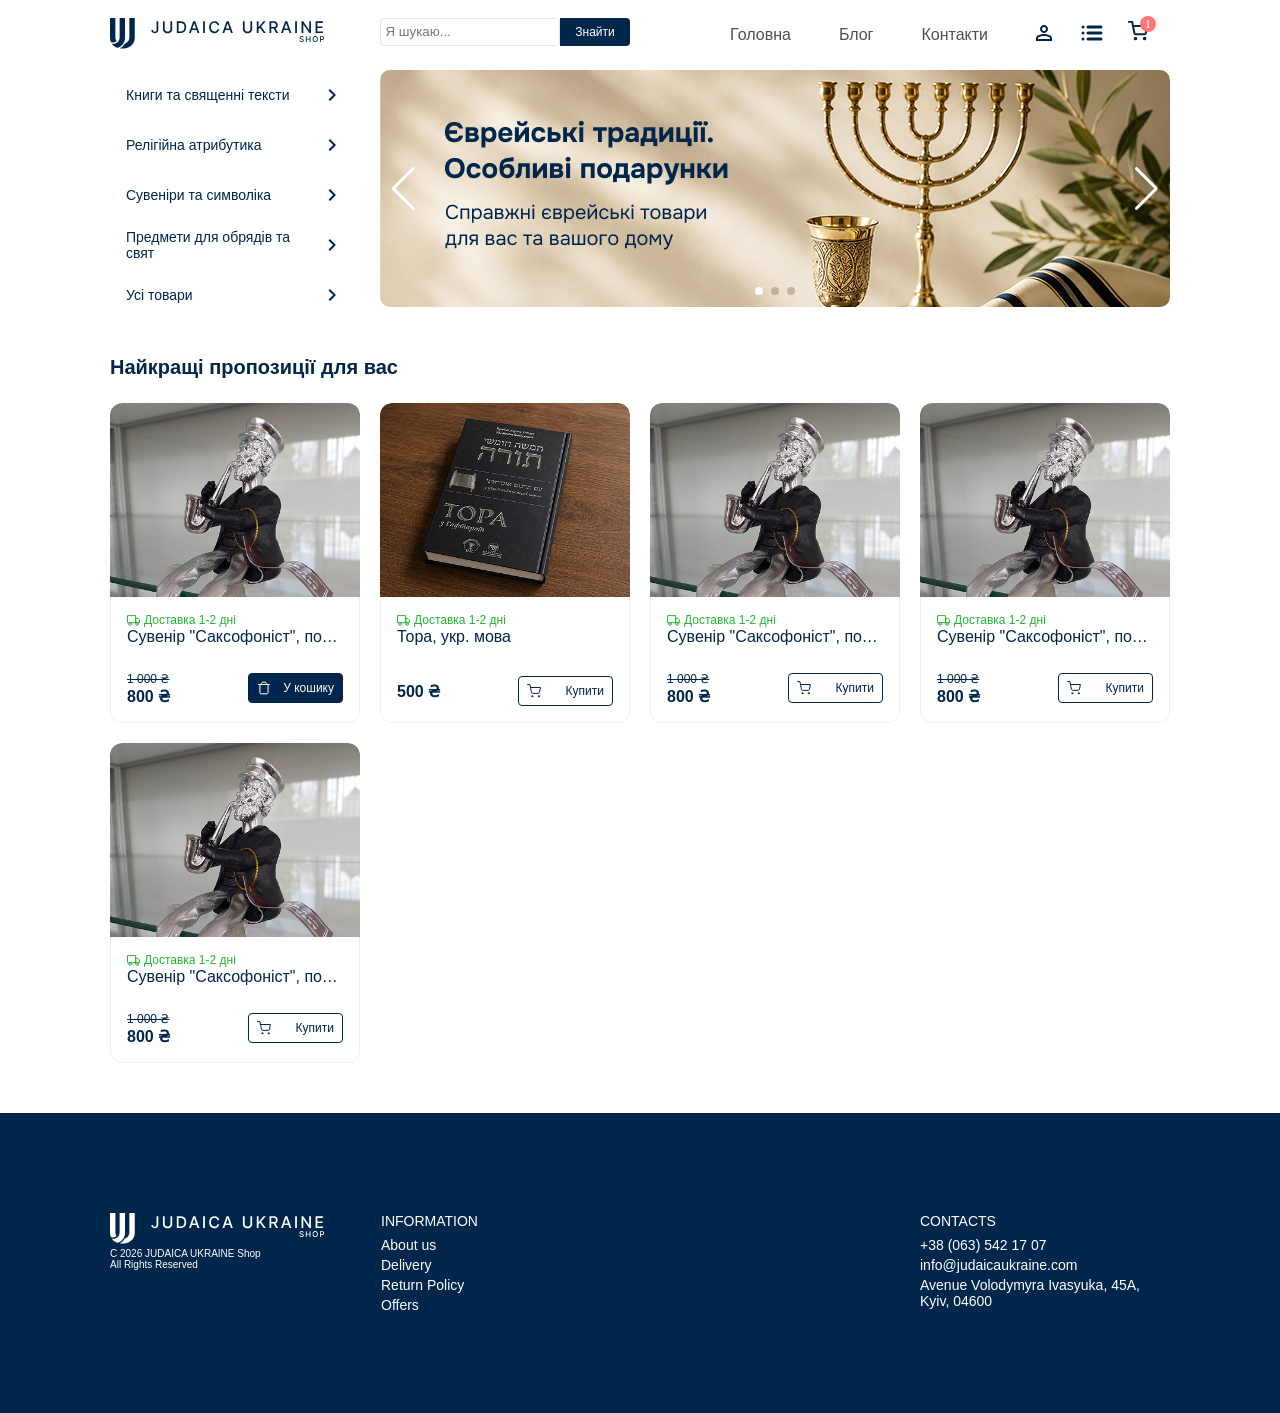
<file: index.html>
<!DOCTYPE html>
<html lang="en">
<head>
    <meta charset="UTF-8">
    <meta name="viewport"
          content="width=device-width, user-scalable=no, initial-scale=1.0, maximum-scale=1.0, minimum-scale=1.0">
    <meta http-equiv="X-UA-Compatible" content="ie=edge">
    <title>Judaica Ukraine</title>

    <link rel="stylesheet" href="css/reset.css">
    <link rel="stylesheet" href="css/font.css">

    <link rel="stylesheet" href="css/index.css">
    <link rel="stylesheet" href="css/media.css">
    <script src="js/jquery.js"></script>
    <link rel="stylesheet" href="css/swiper.css"/>

    <script src="js/swiper.js"></script>
</head>
<body class="body">
<header class="header">
    <div class="container">
        <div class="header__inner">
            <div class="header__inner-left">

                <a href="#" class="logo__link">
                    <svg width="215" height="31" viewBox="0 0 215 31" fill="none" xmlns="http://www.w3.org/2000/svg">
                        <path d="M24.7579 0V19.6733C24.7579 21.8007 24.2446 23.6801 23.218 25.3159C22.1913 26.9474 20.7488 28.2308 18.8946 29.1575C17.0405 30.0885 14.8678 30.5497 12.3764 30.5497C11.4383 30.5497 10.5444 30.4844 9.69922 30.3539C9.72134 30.3452 9.73904 30.3321 9.76117 30.3234C11.8277 29.288 13.4606 27.8349 14.6111 25.999C14.7262 25.8162 14.8324 25.6335 14.9297 25.4465C15.3413 25.3203 15.7307 25.1593 16.0935 24.9635C17.1334 24.398 17.9388 23.6192 18.5141 22.6316C19.0893 21.6441 19.377 20.5086 19.377 19.2295V0H24.7579Z"
                              fill="#00264B"/>
                        <path d="M6.61999 23.2016C6.35006 23.4321 6.05357 23.6366 5.71726 23.8193C4.88091 24.2718 3.84543 24.5024 2.6418 24.5024C2.05326 24.5024 1.50897 24.4458 1.00008 24.3371C0.331884 22.9405 0 21.3874 0 19.6733V0H5.38095V19.2295C5.38095 20.5086 5.66859 21.6441 6.23943 22.6316C6.35448 22.8318 6.47838 23.0188 6.61999 23.2016Z"
                              fill="#00264B"/>
                        <path d="M15.0218 0V19.6733C15.0218 21.8007 14.5085 23.6801 13.4818 25.3159C13.3845 25.4726 13.2827 25.6248 13.1765 25.7727C12.1764 27.1867 10.8356 28.3178 9.15848 29.1575C8.63632 29.4185 8.0876 29.6448 7.51234 29.8318C6.93707 29.6448 6.38835 29.4185 5.86176 29.1575C4.18464 28.3178 2.84383 27.1867 1.84375 25.7727C2.10041 25.7989 2.36591 25.8076 2.64027 25.8076C4.07844 25.8076 5.31747 25.5248 6.35738 24.9635C6.78219 24.733 7.16718 24.4676 7.51234 24.163C8.0168 23.728 8.43719 23.2146 8.77792 22.6316C9.35319 21.6441 9.64082 20.5086 9.64082 19.2295V0H15.0218Z"
                              fill="#00264B"/>
                        <path d="M46.5589 3.36364H48.3089V11.6136C48.3089 12.3598 48.1612 12.9981 47.8658 13.5284C47.5741 14.0587 47.1631 14.464 46.6328 14.7443C46.1025 15.0208 45.4813 15.1591 44.7692 15.1591C44.1139 15.1591 43.5249 15.0398 43.0021 14.8011C42.4832 14.5625 42.0722 14.2159 41.7692 13.7614C41.4699 13.303 41.3203 12.7462 41.3203 12.0909H43.0646C43.0646 12.4129 43.1385 12.6913 43.2862 12.9261C43.4377 13.161 43.6442 13.3447 43.9055 13.4773C44.1707 13.6061 44.4737 13.6705 44.8146 13.6705C45.1858 13.6705 45.5002 13.5928 45.7578 13.4375C46.0192 13.2784 46.218 13.0455 46.3544 12.7386C46.4908 12.4318 46.5589 12.0568 46.5589 11.6136V3.36364ZM60.4273 3.36364H62.1887V11.017C62.1887 11.8314 61.9974 12.553 61.6148 13.1818C61.2322 13.8068 60.6943 14.2992 60.0012 14.6591C59.308 15.0152 58.4955 15.1932 57.5637 15.1932C56.6356 15.1932 55.825 15.0152 55.1318 14.6591C54.4387 14.2992 53.9008 13.8068 53.5182 13.1818C53.1356 12.553 52.9443 11.8314 52.9443 11.017V3.36364H54.7V10.875C54.7 11.4015 54.8156 11.8693 55.0466 12.2784C55.2815 12.6875 55.6129 13.0095 56.0409 13.2443C56.469 13.4754 56.9765 13.5909 57.5637 13.5909C58.1546 13.5909 58.664 13.4754 59.0921 13.2443C59.5239 13.0095 59.8534 12.6875 60.0807 12.2784C60.3118 11.8693 60.4273 11.4015 60.4273 10.875V3.36364ZM70.5883 15H66.8212V3.36364H70.7076C71.8477 3.36364 72.8269 3.59659 73.6451 4.0625C74.4633 4.52462 75.0902 5.18939 75.5258 6.05682C75.9652 6.92045 76.1849 7.95644 76.1849 9.16477C76.1849 10.3769 75.9633 11.4186 75.5201 12.2898C75.0807 13.161 74.4443 13.8314 73.611 14.3011C72.7777 14.767 71.7701 15 70.5883 15ZM68.5769 13.4659H70.4917C71.378 13.4659 72.1148 13.2992 72.7019 12.9659C73.289 12.6288 73.7284 12.142 74.0201 11.5057C74.3118 10.8655 74.4576 10.0852 74.4576 9.16477C74.4576 8.25189 74.3118 7.47727 74.0201 6.84091C73.7322 6.20455 73.3023 5.72159 72.7303 5.39205C72.1583 5.0625 71.4481 4.89773 70.5996 4.89773H68.5769V13.4659ZM80.8529 15H78.9893L83.1768 3.36364H85.2052L89.3927 15H87.5291L84.2393 5.47727H84.1484L80.8529 15ZM81.1654 10.4432H87.2109V11.9205H81.1654V10.4432ZM94.9088 3.36364V15H93.1531V3.36364H94.9088ZM109.21 7.14773H107.438C107.369 6.76894 107.243 6.43561 107.057 6.14773C106.871 5.85985 106.644 5.61553 106.375 5.41477C106.106 5.21401 105.805 5.0625 105.472 4.96023C105.142 4.85795 104.792 4.80682 104.421 4.80682C103.75 4.80682 103.15 4.97538 102.619 5.3125C102.093 5.64962 101.676 6.14394 101.369 6.79545C101.066 7.44697 100.915 8.24242 100.915 9.18182C100.915 10.1288 101.066 10.928 101.369 11.5795C101.676 12.2311 102.095 12.7235 102.625 13.0568C103.155 13.3902 103.752 13.5568 104.415 13.5568C104.782 13.5568 105.131 13.5076 105.46 13.4091C105.794 13.3068 106.095 13.1572 106.364 12.9602C106.633 12.7633 106.86 12.5227 107.046 12.2386C107.235 11.9508 107.366 11.6212 107.438 11.25L109.21 11.2557C109.116 11.8277 108.932 12.3542 108.659 12.8352C108.39 13.3125 108.044 13.7254 107.619 14.0739C107.199 14.4186 106.718 14.6856 106.176 14.875C105.635 15.0644 105.044 15.1591 104.404 15.1591C103.396 15.1591 102.498 14.9205 101.71 14.4432C100.922 13.9621 100.301 13.2746 99.8467 12.3807C99.396 11.4867 99.1706 10.4205 99.1706 9.18182C99.1706 7.93939 99.3979 6.87311 99.8524 5.98295C100.307 5.08901 100.928 4.40341 101.716 3.92614C102.504 3.44508 103.4 3.20455 104.404 3.20455C105.021 3.20455 105.597 3.29356 106.131 3.47159C106.669 3.64583 107.152 3.90341 107.58 4.24432C108.008 4.58144 108.362 4.99432 108.642 5.48295C108.922 5.9678 109.112 6.52273 109.21 7.14773ZM114.296 15H112.432L116.62 3.36364H118.648L122.836 15H120.972L117.682 5.47727H117.592L114.296 15ZM114.609 10.4432H120.654V11.9205H114.609V10.4432ZM140.394 3.36364H142.155V11.017C142.155 11.8314 141.964 12.553 141.581 13.1818C141.198 13.8068 140.661 14.2992 139.967 14.6591C139.274 15.0152 138.462 15.1932 137.53 15.1932C136.602 15.1932 135.791 15.0152 135.098 14.6591C134.405 14.2992 133.867 13.8068 133.484 13.1818C133.102 12.553 132.911 11.8314 132.911 11.017V3.36364H134.666V10.875C134.666 11.4015 134.782 11.8693 135.013 12.2784C135.248 12.6875 135.579 13.0095 136.007 13.2443C136.435 13.4754 136.943 13.5909 137.53 13.5909C138.121 13.5909 138.63 13.4754 139.058 13.2443C139.49 13.0095 139.82 12.6875 140.047 12.2784C140.278 11.8693 140.394 11.4015 140.394 10.875V3.36364ZM146.787 15V3.36364H148.543V8.92045H148.685L153.566 3.36364H155.776L151.083 8.60227L155.793 15H153.68L149.918 9.80114L148.543 11.3807V15H146.787ZM159.492 15V3.36364H163.64C164.542 3.36364 165.29 3.51894 165.885 3.82955C166.483 4.14015 166.93 4.57008 167.225 5.11932C167.521 5.66477 167.669 6.29545 167.669 7.01136C167.669 7.72348 167.519 8.35038 167.22 8.89205C166.924 9.42992 166.477 9.84848 165.879 10.1477C165.284 10.447 164.536 10.5966 163.635 10.5966H160.492V9.08523H163.475C164.044 9.08523 164.506 9.00379 164.862 8.84091C165.222 8.67803 165.485 8.44129 165.652 8.13068C165.818 7.82008 165.902 7.44697 165.902 7.01136C165.902 6.57197 165.816 6.19129 165.646 5.86932C165.479 5.54735 165.216 5.30114 164.856 5.13068C164.5 4.95644 164.032 4.86932 163.453 4.86932H161.248V15H159.492ZM165.237 9.75L168.112 15H166.112L163.294 9.75H165.237ZM172.868 15H171.004L175.192 3.36364H177.22L181.408 15H179.544L176.254 5.47727H176.163L172.868 15ZM173.18 10.4432H179.226V11.9205H173.18V10.4432ZM186.924 3.36364V15H185.168V3.36364H186.924ZM200.953 3.36364V15H199.339L193.424 6.46591H193.316V15H191.561V3.36364H193.186L199.106 11.9091H199.214V3.36364H200.953ZM205.594 15V3.36364H212.889V4.875H207.349V8.42045H212.508V9.92614H207.349V13.4886H212.957V15H205.594Z"
                              fill="#00264B"/>
                        <path d="M192.812 19.7102C192.782 19.4413 192.657 19.233 192.438 19.0852C192.218 18.9356 191.941 18.8608 191.608 18.8608C191.369 18.8608 191.163 18.8987 190.989 18.9744C190.814 19.0483 190.679 19.1506 190.582 19.2812C190.488 19.41 190.44 19.5568 190.44 19.7216C190.44 19.8598 190.473 19.9792 190.537 20.0795C190.603 20.1799 190.689 20.2642 190.795 20.3324C190.903 20.3987 191.019 20.4545 191.142 20.5C191.265 20.5436 191.384 20.5795 191.497 20.608L192.065 20.7557C192.251 20.8011 192.441 20.8627 192.636 20.9403C192.831 21.018 193.012 21.1203 193.179 21.2472C193.346 21.3741 193.48 21.5312 193.582 21.7188C193.687 21.9062 193.739 22.1307 193.739 22.392C193.739 22.7216 193.653 23.0142 193.483 23.2699C193.314 23.5256 193.069 23.7273 192.747 23.875C192.427 24.0227 192.04 24.0966 191.585 24.0966C191.15 24.0966 190.773 24.0275 190.455 23.8892C190.136 23.7509 189.887 23.5549 189.707 23.3011C189.527 23.0455 189.428 22.7424 189.409 22.392H190.29C190.307 22.6023 190.375 22.7775 190.494 22.9176C190.616 23.0559 190.77 23.1591 190.957 23.2273C191.147 23.2936 191.354 23.3267 191.58 23.3267C191.828 23.3267 192.048 23.2879 192.241 23.2102C192.437 23.1307 192.59 23.0208 192.702 22.8807C192.813 22.7386 192.869 22.5729 192.869 22.3835C192.869 22.2112 192.82 22.0701 192.722 21.9602C192.625 21.8504 192.493 21.7595 192.327 21.6875C192.162 21.6155 191.975 21.5521 191.767 21.4972L191.08 21.3097C190.614 21.1828 190.244 20.9962 189.972 20.75C189.701 20.5038 189.565 20.178 189.565 19.7727C189.565 19.4375 189.656 19.1449 189.838 18.8949C190.02 18.6449 190.266 18.4508 190.577 18.3125C190.887 18.1723 191.238 18.1023 191.628 18.1023C192.022 18.1023 192.369 18.1714 192.67 18.3097C192.973 18.4479 193.212 18.6383 193.386 18.8807C193.561 19.1212 193.652 19.3977 193.659 19.7102H192.812ZM195.828 24V18.1818H196.705V20.7102H199.606V18.1818H200.487V24H199.606V21.4631H196.705V24H195.828ZM207.859 21.0909C207.859 21.7121 207.745 22.2462 207.518 22.6932C207.291 23.1383 206.979 23.4811 206.584 23.7216C206.19 23.9602 205.742 24.0795 205.24 24.0795C204.736 24.0795 204.286 23.9602 203.89 23.7216C203.496 23.4811 203.186 23.1373 202.959 22.6903C202.731 22.2434 202.618 21.7102 202.618 21.0909C202.618 20.4697 202.731 19.9366 202.959 19.4915C203.186 19.0445 203.496 18.7017 203.89 18.4631C204.286 18.2225 204.736 18.1023 205.24 18.1023C205.742 18.1023 206.19 18.2225 206.584 18.4631C206.979 18.7017 207.291 19.0445 207.518 19.4915C207.745 19.9366 207.859 20.4697 207.859 21.0909ZM206.99 21.0909C206.99 20.6174 206.913 20.2187 206.76 19.8949C206.608 19.5691 206.4 19.3229 206.135 19.1562C205.871 18.9877 205.573 18.9034 205.24 18.9034C204.905 18.9034 204.605 18.9877 204.342 19.1562C204.079 19.3229 203.87 19.5691 203.717 19.8949C203.566 20.2187 203.49 20.6174 203.49 21.0909C203.49 21.5644 203.566 21.964 203.717 22.2898C203.87 22.6136 204.079 22.8598 204.342 23.0284C204.605 23.1951 204.905 23.2784 205.24 23.2784C205.573 23.2784 205.871 23.1951 206.135 23.0284C206.4 22.8598 206.608 22.6136 206.76 22.2898C206.913 21.964 206.99 21.5644 206.99 21.0909ZM209.994 24V18.1818H212.067C212.52 18.1818 212.895 18.2642 213.192 18.429C213.49 18.5937 213.712 18.8191 213.86 19.1051C214.008 19.3892 214.082 19.7093 214.082 20.0653C214.082 20.4233 214.007 20.7453 213.857 21.0312C213.709 21.3153 213.486 21.5407 213.187 21.7074C212.889 21.8722 212.515 21.9545 212.065 21.9545H210.638V21.2102H211.985C212.271 21.2102 212.503 21.161 212.681 21.0625C212.859 20.9621 212.99 20.8258 213.073 20.6534C213.156 20.4811 213.198 20.285 213.198 20.0653C213.198 19.8456 213.156 19.6506 213.073 19.4801C212.99 19.3097 212.858 19.1761 212.678 19.0795C212.5 18.983 212.265 18.9347 211.974 18.9347H210.871V24H209.994Z"
                              fill="#00264B"/>
                    </svg>
                </a>
                <div class="search__box">
                    <div class="input__box">
                        <input placeholder="Я шукаю..." class="input__field">
                    </div>
                    <a href="#" class="input__button">Знайти</a>
                </div>
            </div>
            <div class="header__inner-right">
                <div class="menu__box">
                    <nav class="menu">
                        <ul class="menu__list">
                            <li class="menu__item">
                                <a class="menu__link">Головна</a>
                            </li>
                        </ul>
                        <ul class="menu__list">
                            <li class="menu__item">
                                <a class="menu__link">Блог</a>
                            </li>
                        </ul>
                        <ul class="menu__list">
                            <li class="menu__item">
                                <a class="menu__link">Контакти</a>
                            </li>
                        </ul>
                    </nav>
                </div>
                <ul class="user-list">
                    <li class="user-list__item" id="user-id">
                        <a href="/account" class="user-list__link">
                            <img src="images/person.svg" alt="Account" class="user-list__image">
                        </a>
                        <div class="account-popup">
                            <div class="account-popup__inner">

                                <!-- Если пользователь НЕ вошёл -->
                                <p class="account-popup__title">Ласкаво просимо!</p>
                                <p class="account-popup__text">Увійдіть у аккаунт або створіть його.</p>

                                <a href="/login.php" class="account-popup__btn account-popup__btn_main">
                                   Увійти
                                </a>

                                <a href="/register" class="account-popup__btn account-popup__btn_second">
                                    Створити аккаунт
                                </a>

                                <!-- Если пользователь вошёл, можешь выводить другой вариант -->
                                <!--
                                <p class="account-popup__title">Здравствуйте, Иван!</p>

                                <a href="/account" class="account-popup__btn account-popup__btn_main">
                                  Личный кабинет
                                </a>

                                <a href="/logout" class="account-popup__btn account-popup__btn_second">
                                  Выйти
                                </a>
                                -->

                            </div>
                        </div>
                    </li>
                    <li class="user-list__item">
                        <a href="#" class="user-list__link">
                            <img src="images/list.svg" alt="Orders list" class="user-list__image">
                        </a>
                    </li>
                    <li class="user-list__item">
                        <a href="#" class="user-list__link basket">
                            <img src="images/cart.svg" alt="Basket" class="user-list__image">
                            <p class="basket__num">1</p>
                        </a>
                    </li>
                </ul>
                <button class="btn" id="menu__link-btn">

                    <div class="btn__line"></div>
                    <div class="btn__line"></div>
                    <div class="btn__line"></div>
                </button>
            </div>
        </div>
    </div>
</header>
<section class="search-mobile__block">
    <div class="container">
        <div class="search-mobile__inner">
            <div class="search-mobile__box">
                <div class="search-mobile-input__box">
                    <input class="search-mobile__input">
                </div>
                <a href="/" class="serach-mobile__button">Знайти</a>
            </div>
        </div>
    </div>
</section>
<div class="banner-categories">
    <div class="container">
        <div class="banner-categories__inner">
            <div class="categories__block">
                <a href="/" class="categorie__box-link">
                    <p class="categorie__desc">Книги та священні тексти</p>
                    <svg width="24" height="24" viewBox="0 0 24 24" fill="none" xmlns="http://www.w3.org/2000/svg">
                        <path class="categorie__arrov" d="M13.2 12L8.6 7.4L10 6L16 12L10 18L8.6 16.6L13.2 12Z" fill="#1D1B20"/>
                    </svg>
                </a>
                <a href="/" class="categorie__box-link">
                    <p class="categorie__desc">Релігійна атрибутика</p>

                    <svg width="24" height="24" viewBox="0 0 24 24" fill="none" xmlns="http://www.w3.org/2000/svg">
                        <path class="categorie__arrov" d="M13.2 12L8.6 7.4L10 6L16 12L10 18L8.6 16.6L13.2 12Z" fill="#1D1B20"/>
                    </svg>
                </a>
                <a href="/" class="categorie__box-link">
                    <p class="categorie__desc">Сувеніри та символіка</p>
                    <svg width="24" height="24" viewBox="0 0 24 24" fill="none" xmlns="http://www.w3.org/2000/svg">
                        <path class="categorie__arrov" d="M13.2 12L8.6 7.4L10 6L16 12L10 18L8.6 16.6L13.2 12Z" fill="#1D1B20"/>
                    </svg>
                </a>
                <a href="/" class="categorie__box-link">
                    <p class="categorie__desc">Предмети для обрядів та свят</p>
                    <svg width="24" height="24" viewBox="0 0 24 24" fill="none" xmlns="http://www.w3.org/2000/svg">
                        <path class="categorie__arrov" d="M13.2 12L8.6 7.4L10 6L16 12L10 18L8.6 16.6L13.2 12Z" fill="#1D1B20"/>
                    </svg>
                </a>
                <a href="/" class="categorie__box-link">
                    <p class="categorie__desc">Усі товари</p>
                    <svg width="24" height="24" viewBox="0 0 24 24" fill="none" xmlns="http://www.w3.org/2000/svg">
                        <path class="categorie__arrov" d="M13.2 12L8.6 7.4L10 6L16 12L10 18L8.6 16.6L13.2 12Z" fill="#1D1B20"/>
                    </svg>
                </a>
            </div>
            <div class="banner__block">
                <div class="swiper">

                    <div class="swiper-wrapper">

                        <div class="swiper-slide">
                            <picture class="pic">
                                <source srcset="images/mobile.jpg" media="(max-width:768px)">
                                <img class="slide" src="images/main.jpg" alt="">
                            </picture>
                            <a class="advertlink" href="https://www.google.com/"></a>
                        </div>
                        <div class="swiper-slide">
                            <picture class="pic">
                                <source srcset="images/mobile.jpg" media="(max-width:768px)">
                                <img class="slide" src="images/main.jpg" alt="">
                            </picture>
                            <a class="advertlink" href="https://www.google.com/"></a></div>
                        <div class="swiper-slide">
                            <picture class="pic">
                                <source srcset="images/mobile.jpg" media="(max-width:768px)">
                                <img class="slide" src="images/main.jpg" alt="">
                            </picture>
                            <a class="advertlink" href="https://www.google.com/"></a></div>

                    </div>
                    <!-- If we need pagination -->
                    <div class="swiper-pagination"></div>

                    <!-- If we need navigation buttons -->
                    <div class="swiper-button-prev"></div>
                    <div class="swiper-button-next"></div>

                    <!-- If we need scrollbar -->
                    <!-- <div class="swiper-scrollbar"></div> -->
                </div>
            </div>
        </div>
    </div>
</div>






<section class="best-offers">
    <div class="container">
        <div class="best-offers__inner">
            <div class="best-offers-title__box">
                <p class="best-offers__title">Найкращі пропозиції для вас</p>
            </div>
            <div class="best-offers__content">
                <div class="product__card">
                    <div class="card-image__block">
                        <img src="images/product_1.jpg" alt="" class="card__image">
                    </div>
                    <div class="card__info">
                        <div class="delivery-desc__block">
                            <div class="delivery__block">
                                <img src="images/Truck.svg" alt="" class="delivery__icon">
                                <p class="delivery__title">Доставка 1-2 дні</p>
                            </div>
                            <div class="product__title">
                                <span class="product__title-text">Сувенір "Саксофоніст", полімер, тканинні ніжки</span>
                            </div>
                        </div>
                        <div class="price-btn__block">
                            <div class="price__block">
                                <del class="price__discount">1 000 ₴</del>
                                <p class="price__original">800 ₴</p>
                            </div>
                            <a href="/" class="product__button product__button_active">
                                <img src="images/Trash.svg" alt="" class="product-btn__icon">
                                <span class="product-btn__title product-btn__title_active">У кошику</span>
                            </a>
                        </div>
                    </div>
                </div>
                <div class="product__card">
                    <div class="card-image__block">
                        <img src="images/product_2.jpg" alt="" class="card__image">
                    </div>
                    <div class="card__info">
                        <div class="delivery-desc__block">
                            <div class="delivery__block">
                                <img src="images/Truck.svg" alt="" class="delivery__icon">
                                <p class="delivery__title">Доставка 1-2 дні</p>
                            </div>
                            <div class="product__title">
                                <span class="product__title-text">Тора, укр. мова</span>
                            </div>
                        </div>
                        <div class="price-btn__block">
                            <div class="price__block">
                                <del class="price__discount"></del>
                                <p class="price__original">500 ₴</p>
                            </div>
                            <a href="/" class="product__button">
                                <img src="images/Shcart.svg" alt="" class="product-btn__icon">
                                <span class="product-btn__title">Купити</span>
                            </a>
                        </div>
                    </div>
                </div>
                <div class="product__card">
                    <div class="card-image__block">
                        <img src="images/product_1.jpg" alt="" class="card__image">
                    </div>
                    <div class="card__info">
                        <div class="delivery-desc__block">
                            <div class="delivery__block">
                                <img src="images/Truck.svg" alt="" class="delivery__icon">
                                <p class="delivery__title">Доставка 1-2 дні</p>
                            </div>
                            <div class="product__title">
                                <span class="product__title-text">Сувенір "Саксофоніст", полімер, тканинні ніжки</span>
                            </div>
                        </div>
                        <div class="price-btn__block">
                            <div class="price__block">
                                <del class="price__discount">1 000 ₴</del>
                                <p class="price__original">800 ₴</p>
                            </div>
                            <a href="/" class="product__button">
                                <img src="images/Shcart.svg" alt="" class="product-btn__icon">
                                <span class="product-btn__title">Купити</span>
                            </a>
                        </div>
                    </div>
                </div>
                <div class="product__card">
                    <div class="card-image__block">
                        <img src="images/product_1.jpg" alt="" class="card__image">
                    </div>
                    <div class="card__info">
                        <div class="delivery-desc__block">
                            <div class="delivery__block">
                                <img src="images/Truck.svg" alt="" class="delivery__icon">
                                <p class="delivery__title">Доставка 1-2 дні</p>
                            </div>
                            <div class="product__title">
                                <span class="product__title-text">Сувенір "Саксофоніст", полімер, тканинні ніжки</span>
                            </div>
                        </div>
                        <div class="price-btn__block">
                            <div class="price__block">
                                <del class="price__discount">1 000 ₴</del>
                                <p class="price__original">800 ₴</p>
                            </div>
                            <a href="/" class="product__button">
                                <img src="images/Shcart.svg" alt="" class="product-btn__icon">
                                <span class="product-btn__title">Купити</span>
                            </a>
                        </div>
                    </div>
                </div>
                <div class="product__card">
                    <div class="card-image__block">
                        <img src="images/product_1.jpg" alt="" class="card__image">
                    </div>
                    <div class="card__info">
                        <div class="delivery-desc__block">
                            <div class="delivery__block">
                                <img src="images/Truck.svg" alt="" class="delivery__icon">
                                <p class="delivery__title">Доставка 1-2 дні</p>
                            </div>
                            <div class="product__title">
                                <span class="product__title-text">Сувенір "Саксофоніст", полімер, тканинні ніжки</span>
                            </div>
                        </div>
                        <div class="price-btn__block">
                            <div class="price__block">
                                <del class="price__discount">1 000 ₴</del>
                                <p class="price__original">800 ₴</p>
                            </div>
                            <a href="/" class="product__button">
                                <img src="images/Shcart.svg" alt="" class="product-btn__icon">
                                <span class="product-btn__title">Купити</span>
                            </a>
                        </div>
                    </div>
                </div>
            </div>
        </div>
    </div>
</section>
<section class="footer">
    <div class="container">
        <div class="footer__inner">
            <div class="email-block"></div>
            <div class="legal-info__block">
                <div class="left-legal__block">
                    <div class="logo-desc__block">
                        <img src="images/logo_white.svg" alt="" class="logo__footer">
                        <p class="desc__footer">C 2026 JUDAICA UKRAINE Shop All Rights Reserved</p>
                    </div>
                    <div class="legal-info__inner">
                        <p class="legal__title">INFORMATION</p>
                        <div class="legal-items__block">
                            <div class="legal__link">About us</div>
                            <div class="legal__link">Delivery</div>
                            <div class="legal__link">Return Policy</div>
                            <div class="legal__link">Offers</div>
                        </div>
                    </div>
                </div>
                <div class="right-legal__block">
                    <div class="contacts__block">
                        <p class="contacts__title">CONTACTS</p>
                        <div class="contacts__items">
                            <div class="contact__link">+38 (063) 542 17 07</div>
                            <div class="contact__link">info@judaicaukraine.com</div>
                            <div class="contact__link">Avenue Volodymyra Ivasyuka, 45A, Kyiv, 04600</div>

                        </div>
                    </div>
                </div>
            </div>
        </div>
    </div>
</section>

<div class="account__overlay"></div>
<div class="account__block">
    <p class="account-popup__title">Ласкаво просимо!</p>
    <p class="account-popup__text">Увійдіть у аккаунт або створіть його.</p>

    <a href="login.html" class="account-popup__btn account-popup__btn_main">
        Увійти
    </a>

    <a href="/register" class="account-popup__btn account-popup__btn_second">
        Створити аккаунт
    </a>
</div>
<script src="js/menu.js"></script>
<script src="js/acc.js"></script>
<script src="js/slider.js"></script>
</body>
</html>
</file>
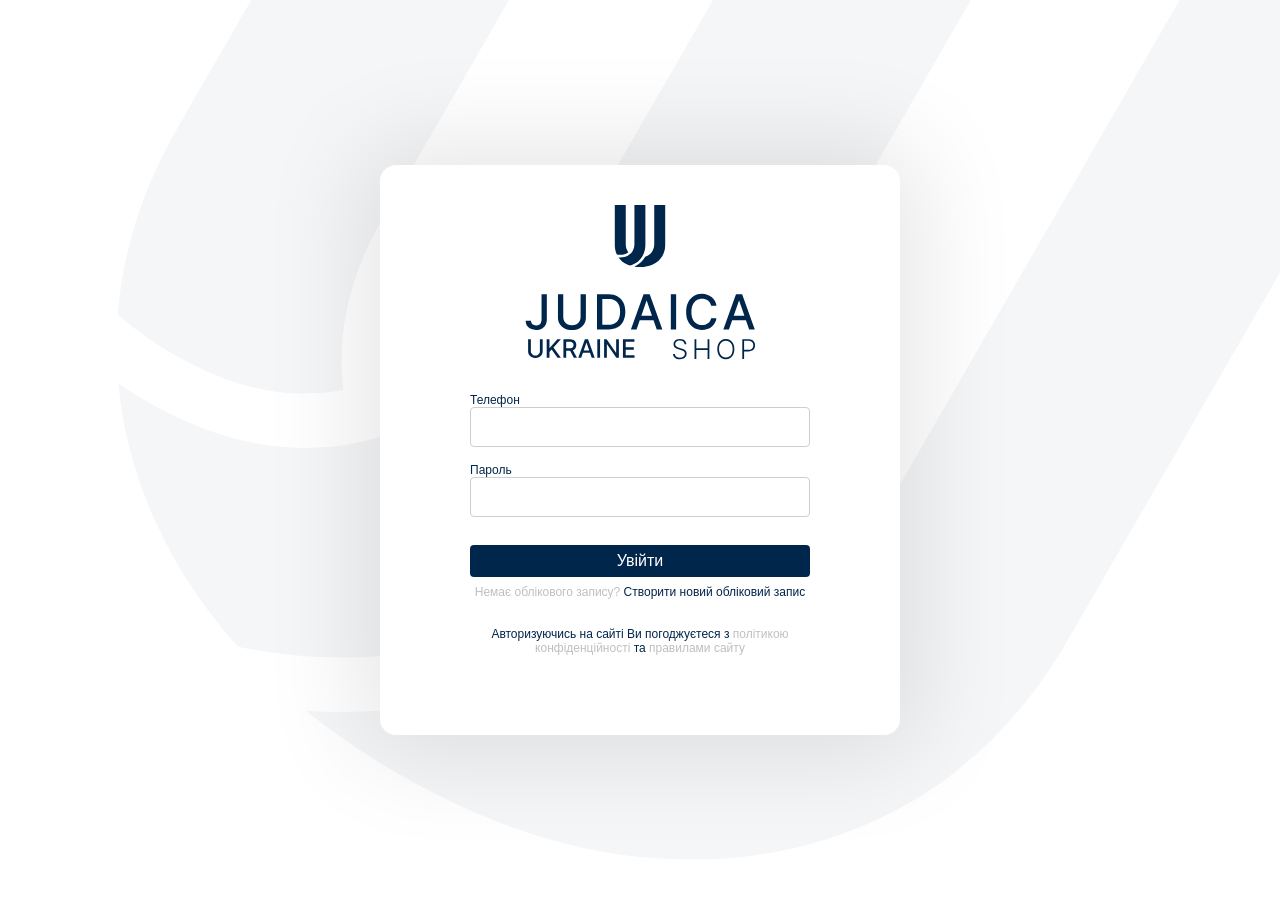
<file: login.html>
<!DOCTYPE html>
<html lang="en">
<head>
    <meta charset="UTF-8">
    <meta name="viewport"
          content="width=device-width, user-scalable=no, initial-scale=1.0, maximum-scale=1.0, minimum-scale=1.0">
    <meta http-equiv="X-UA-Compatible" content="ie=edge">
    <title>Judaica Ukraine</title>

    <link rel="stylesheet" href="css/reset.css">
    <link rel="stylesheet" href="css/font.css">

    <link rel="stylesheet" href="css/login.css">
    <link rel="stylesheet" href="css/loginmedia.css">
    <script src="js/jquery.js"></script>


    <script src="js/swiper.js"></script>
</head>
<body class="body">
<div class="wrapper">
    <div class="welcome__block">
        <img src="images/Logo_l.svg" alt="" class="logo__main">
        <div class="form__block">
            <div class="input__block">
                <p class="input__label">Телефон</p>
                <input type="text" class="input__inner">
            </div>
            <div class="input__block">
                <p class="input__label">Пароль</p>
                <input type="password" class="input__inner">
            </div>
        </div>
        <div class="button-info__block">
            <a href="/" class="login__button">Увійти</a>
            <p class="login__info">Немає облікового запису? <a href="/signup.php" class="newacc__info">Створити новий обліковий запис</a></p>
        </div>
        <div class="legal-info__block">
            Авторизуючись на сайті Ви погоджуєтеся з <a href="/" class="politics__one">політикою конфіденційності</a> та <a href="/" class="politics__two">правилами сайту</a>
        </div>
    </div>
</div>
</body>
</html>
</file>
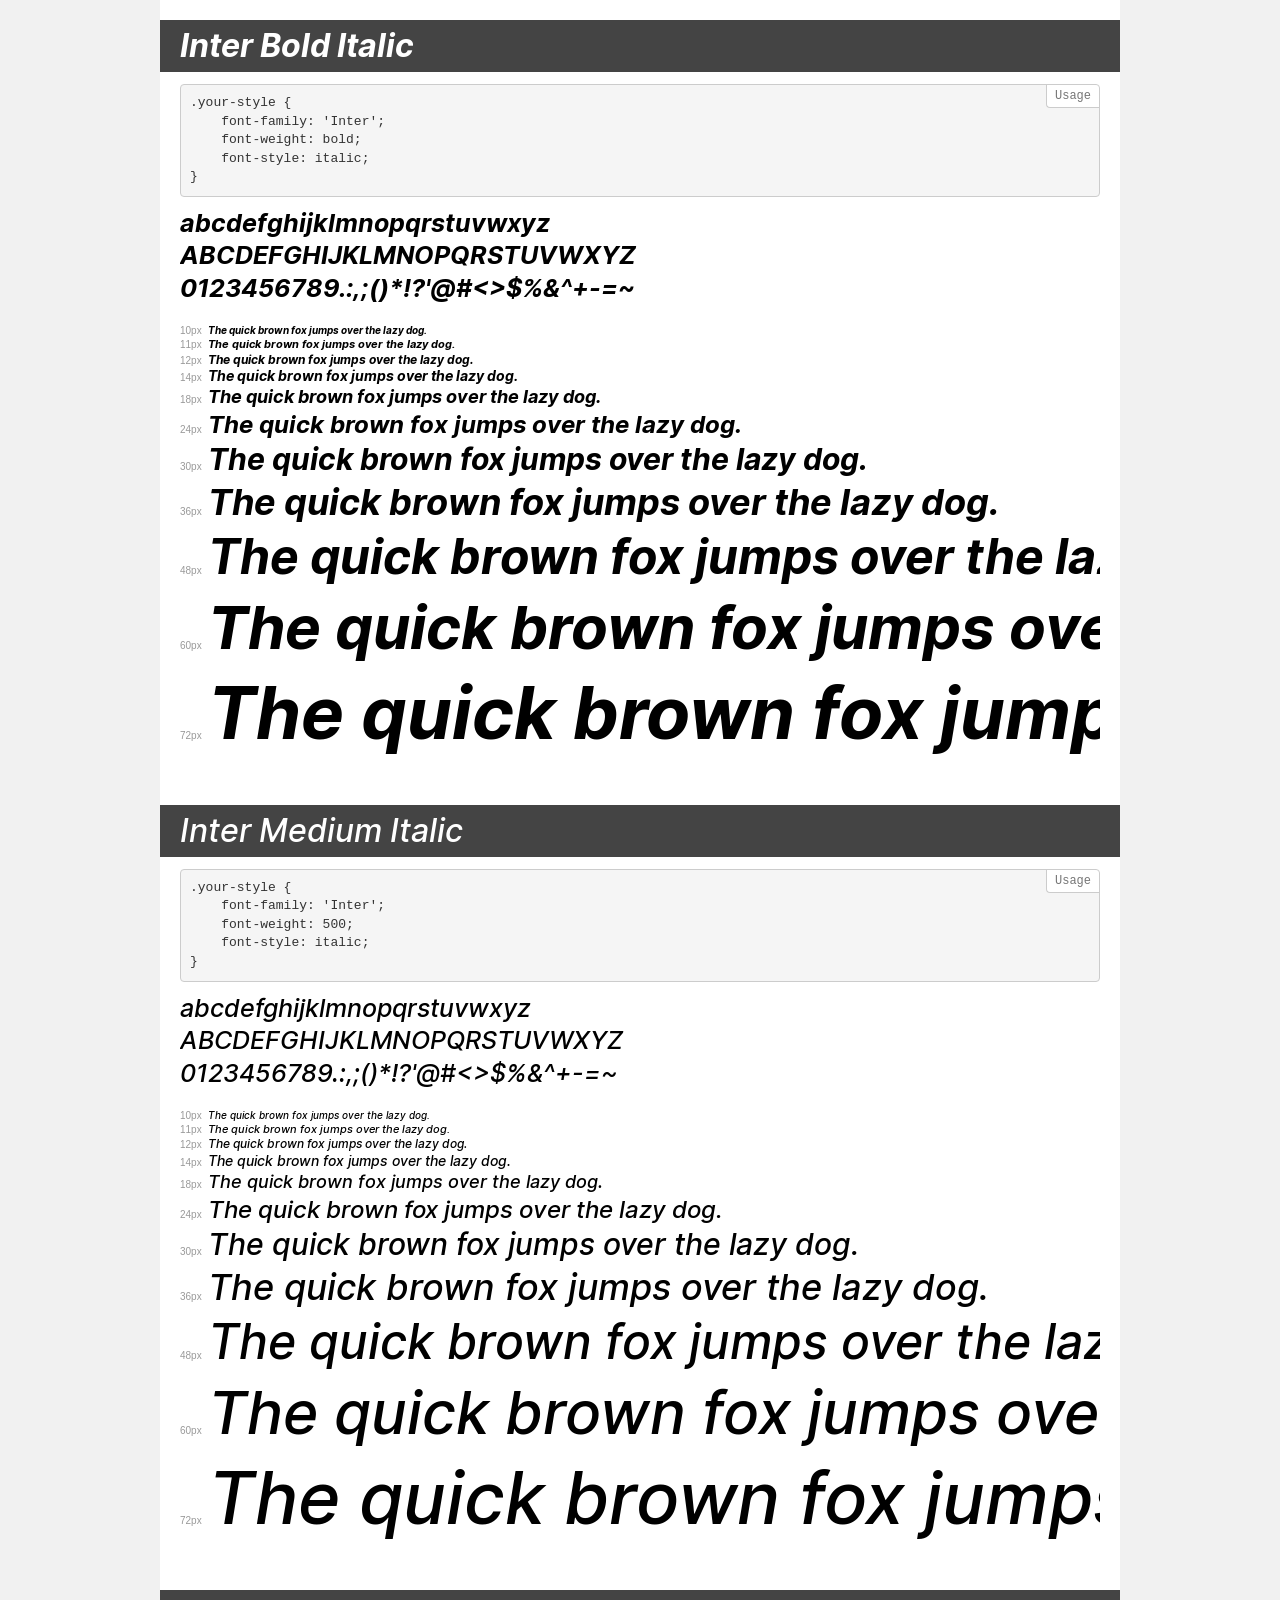
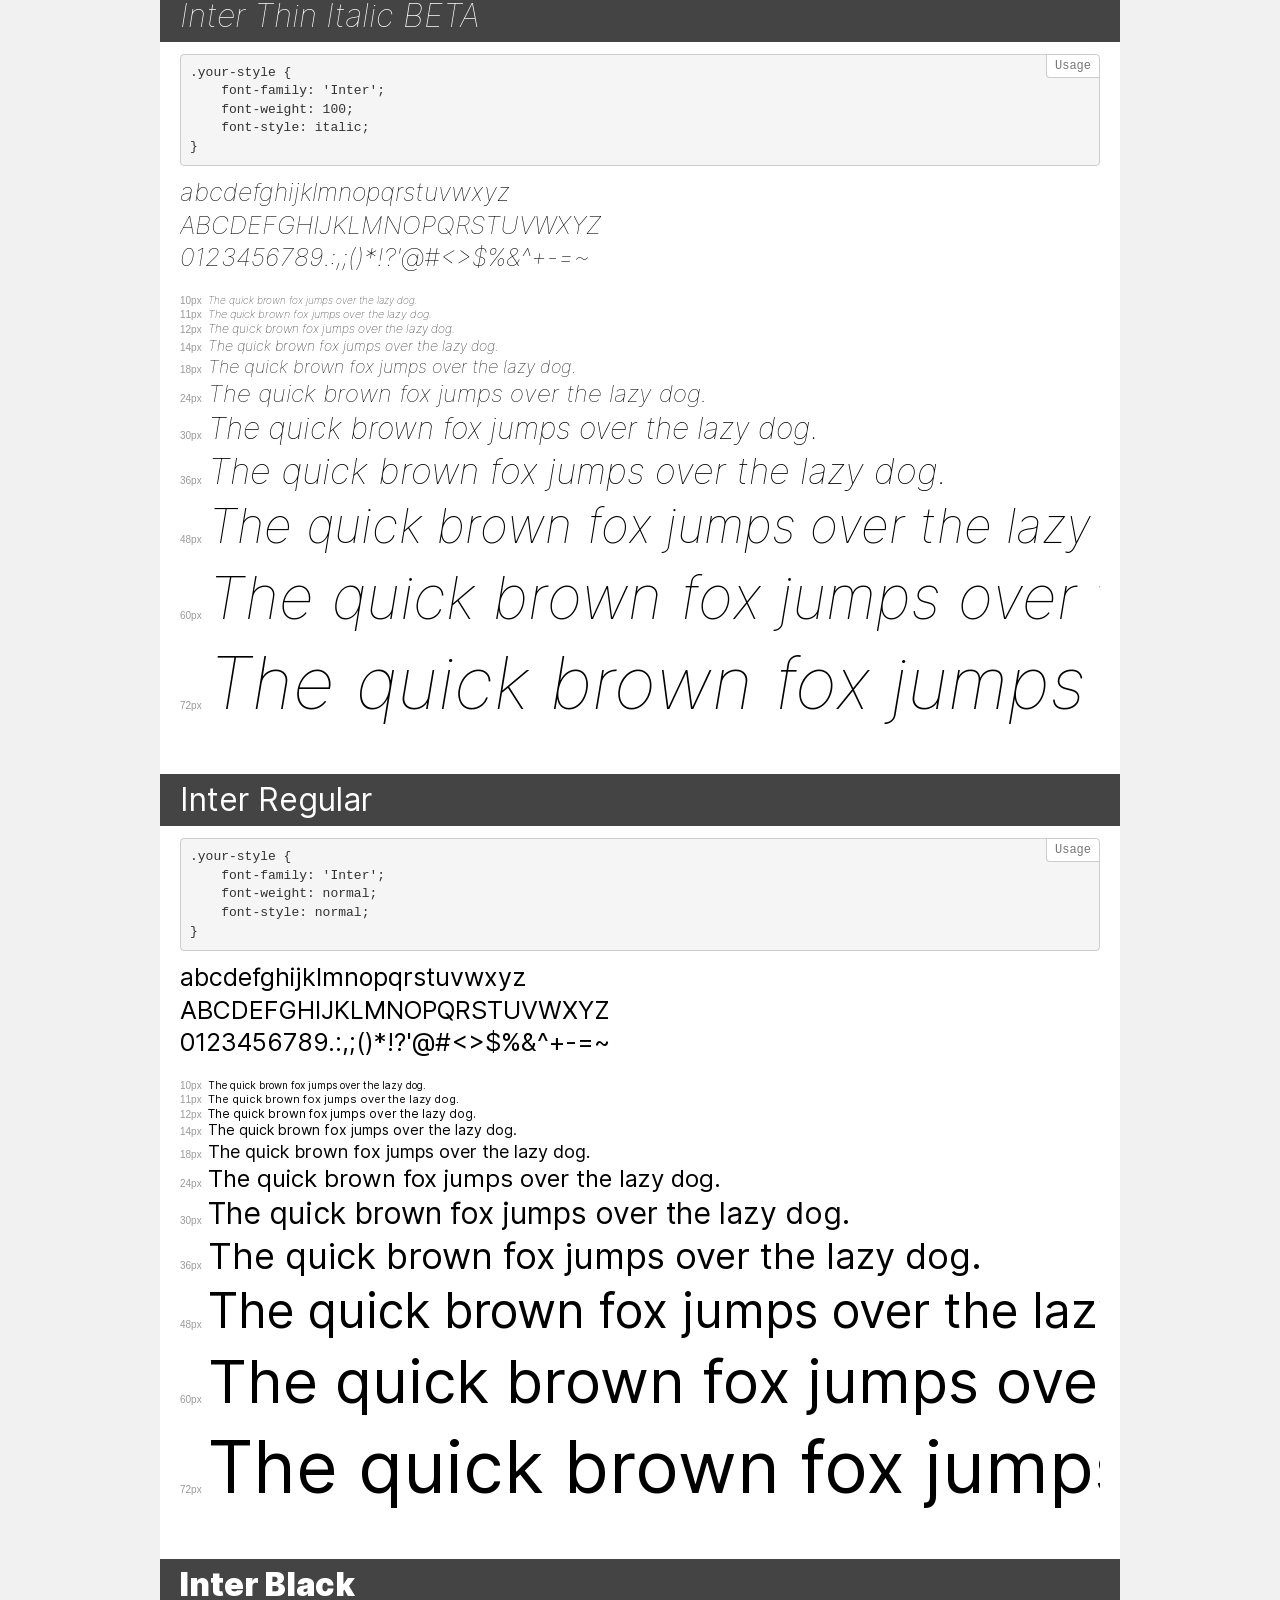
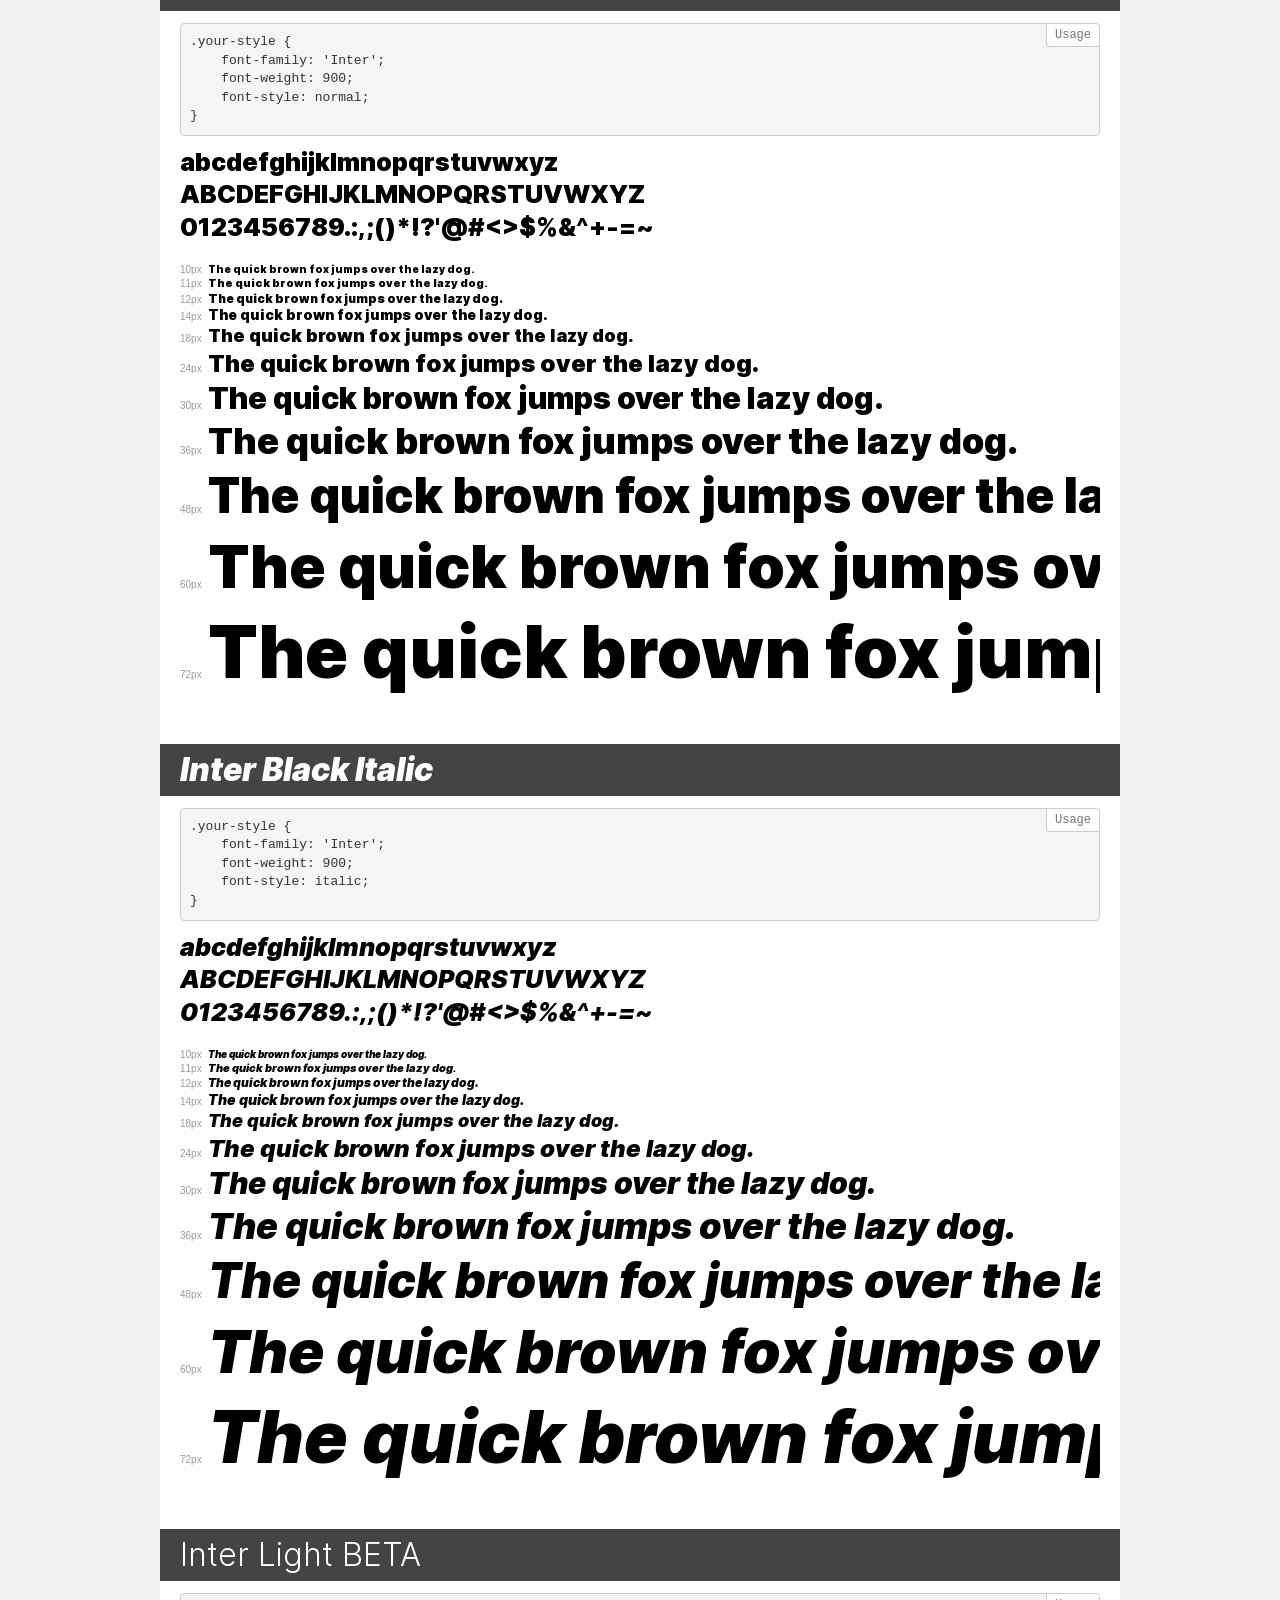
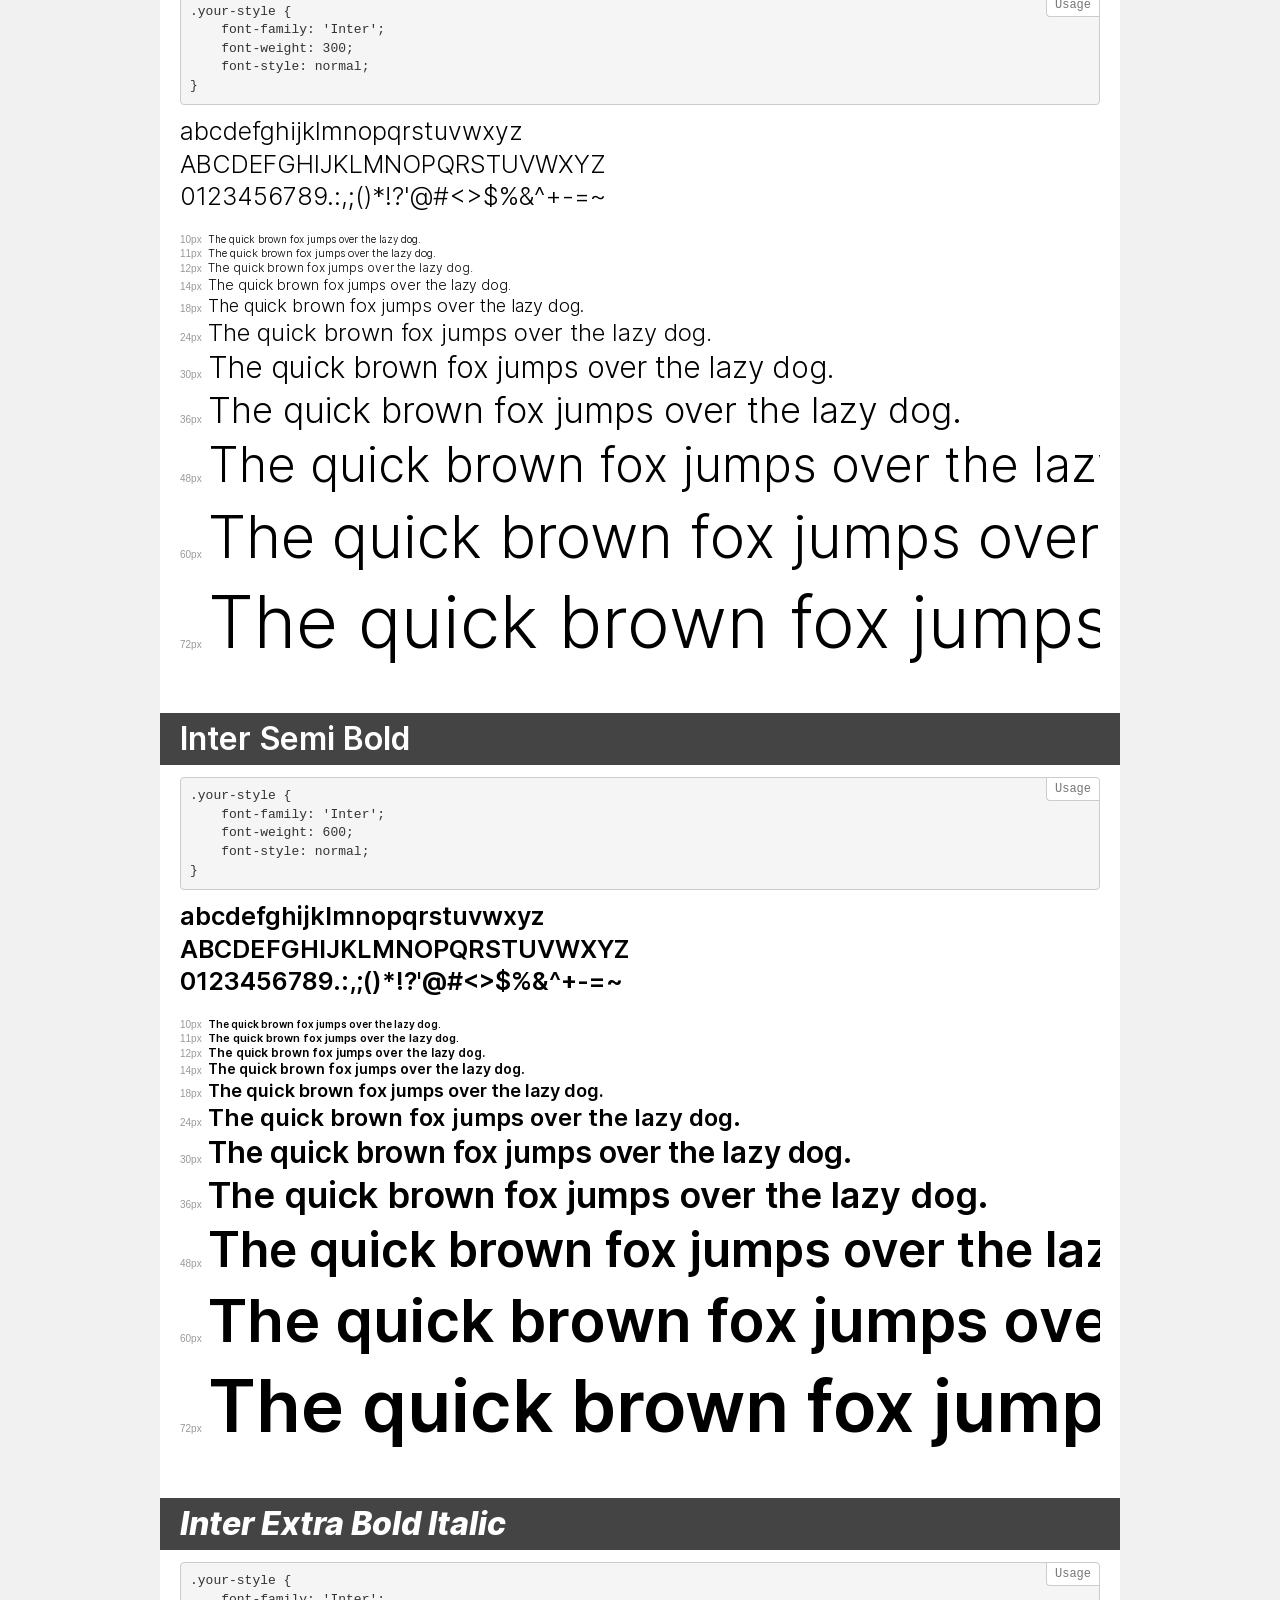
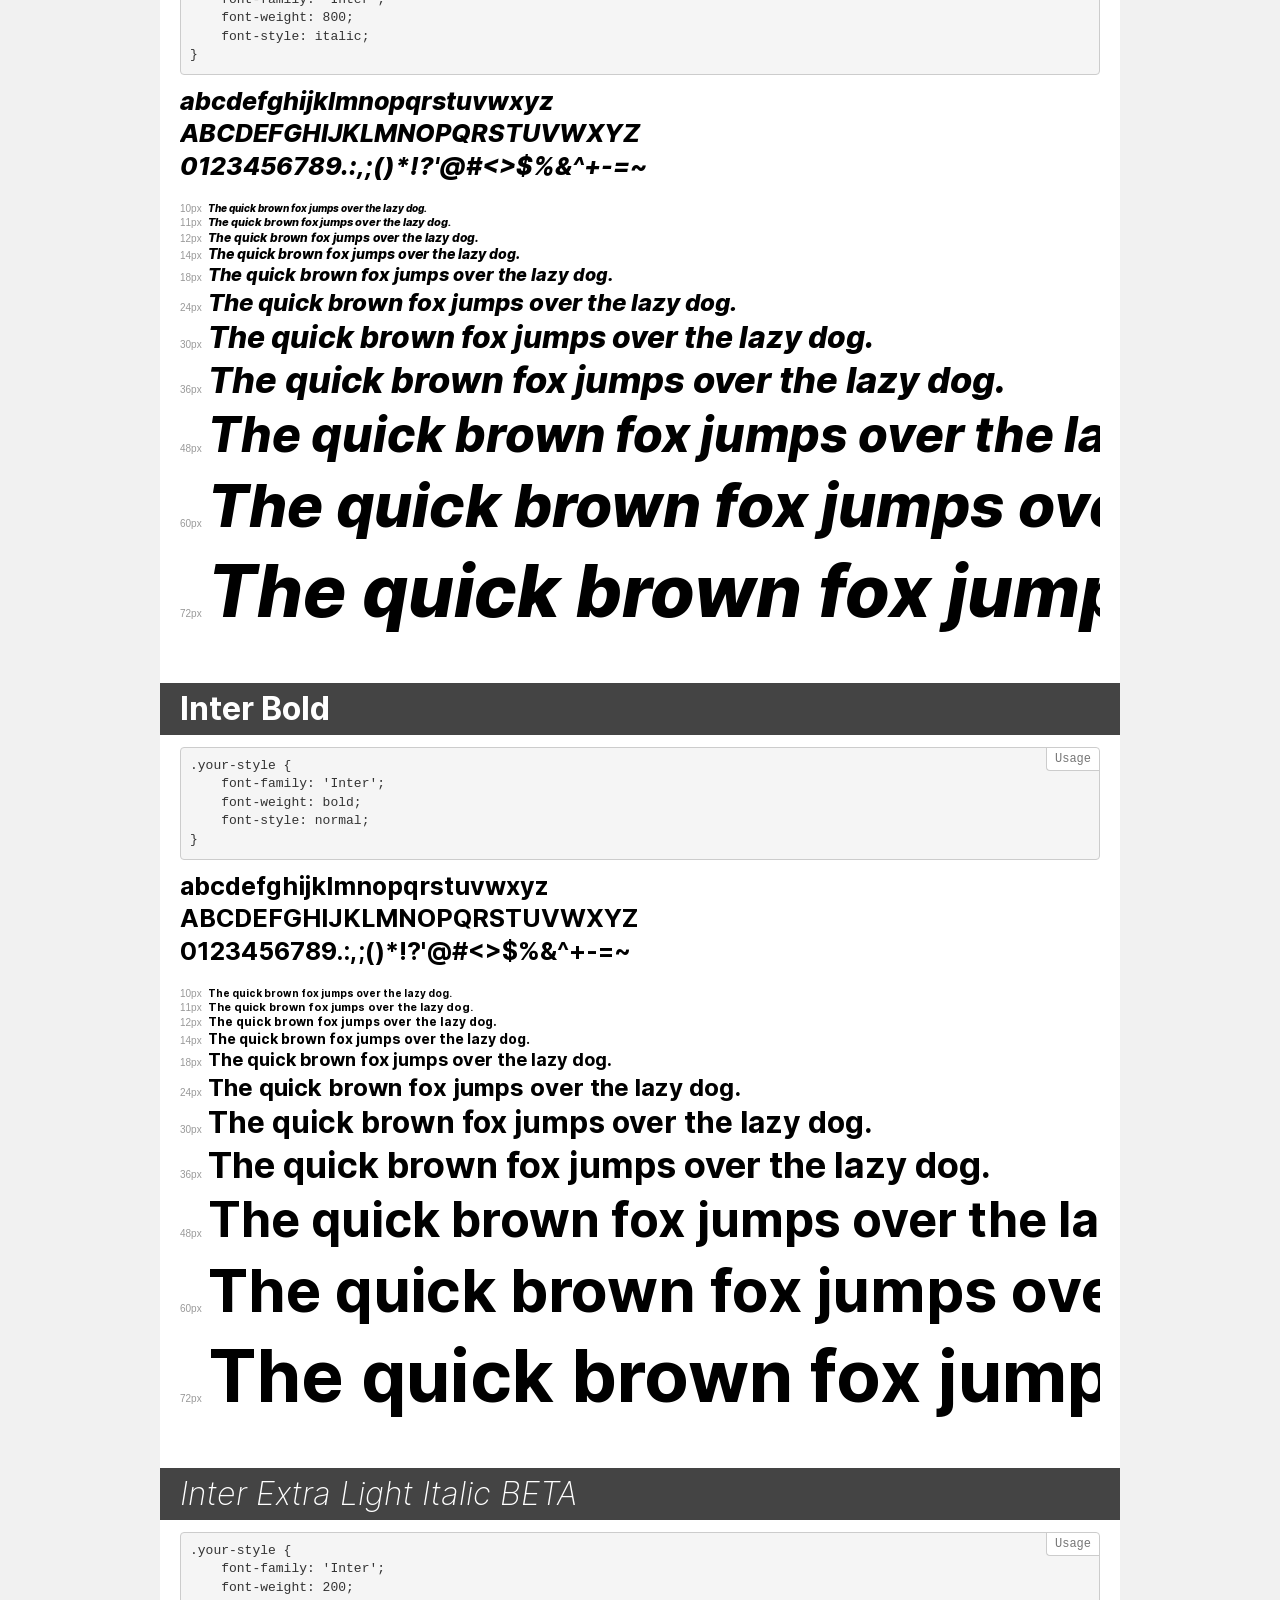
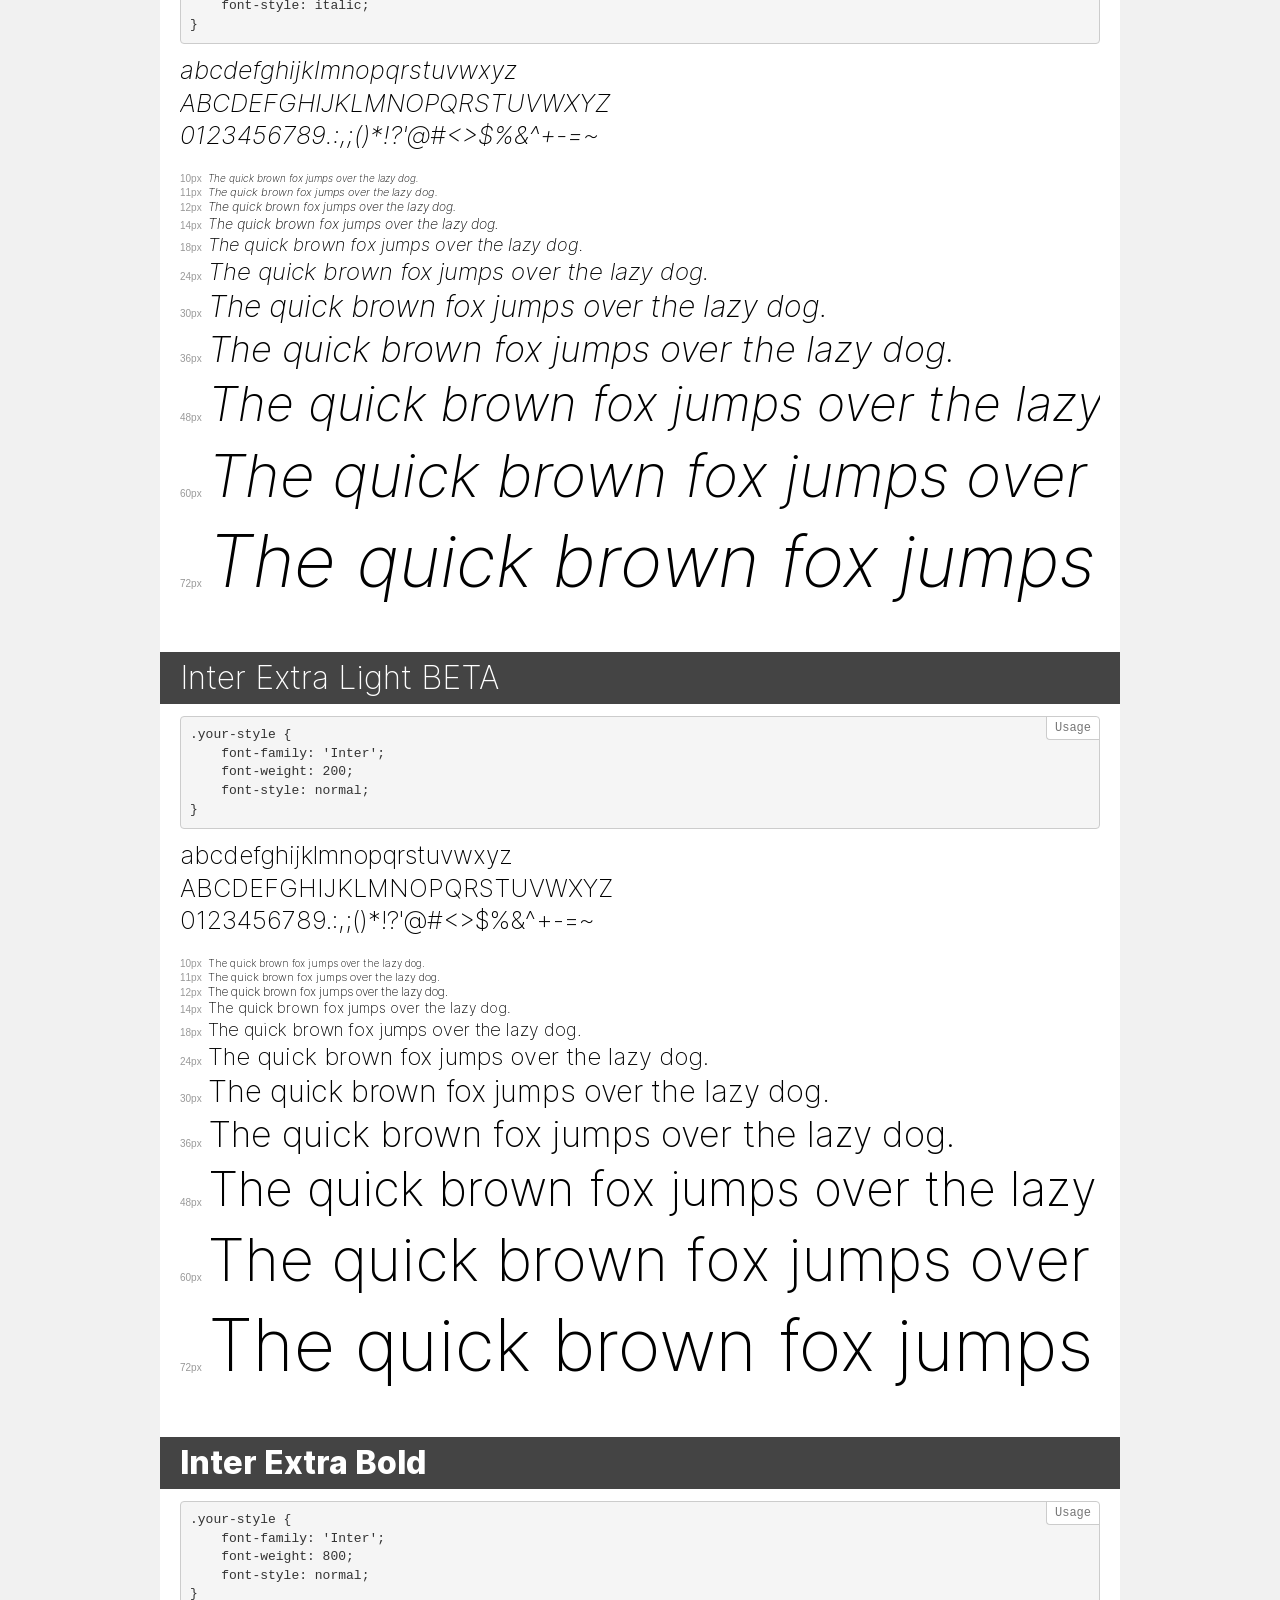
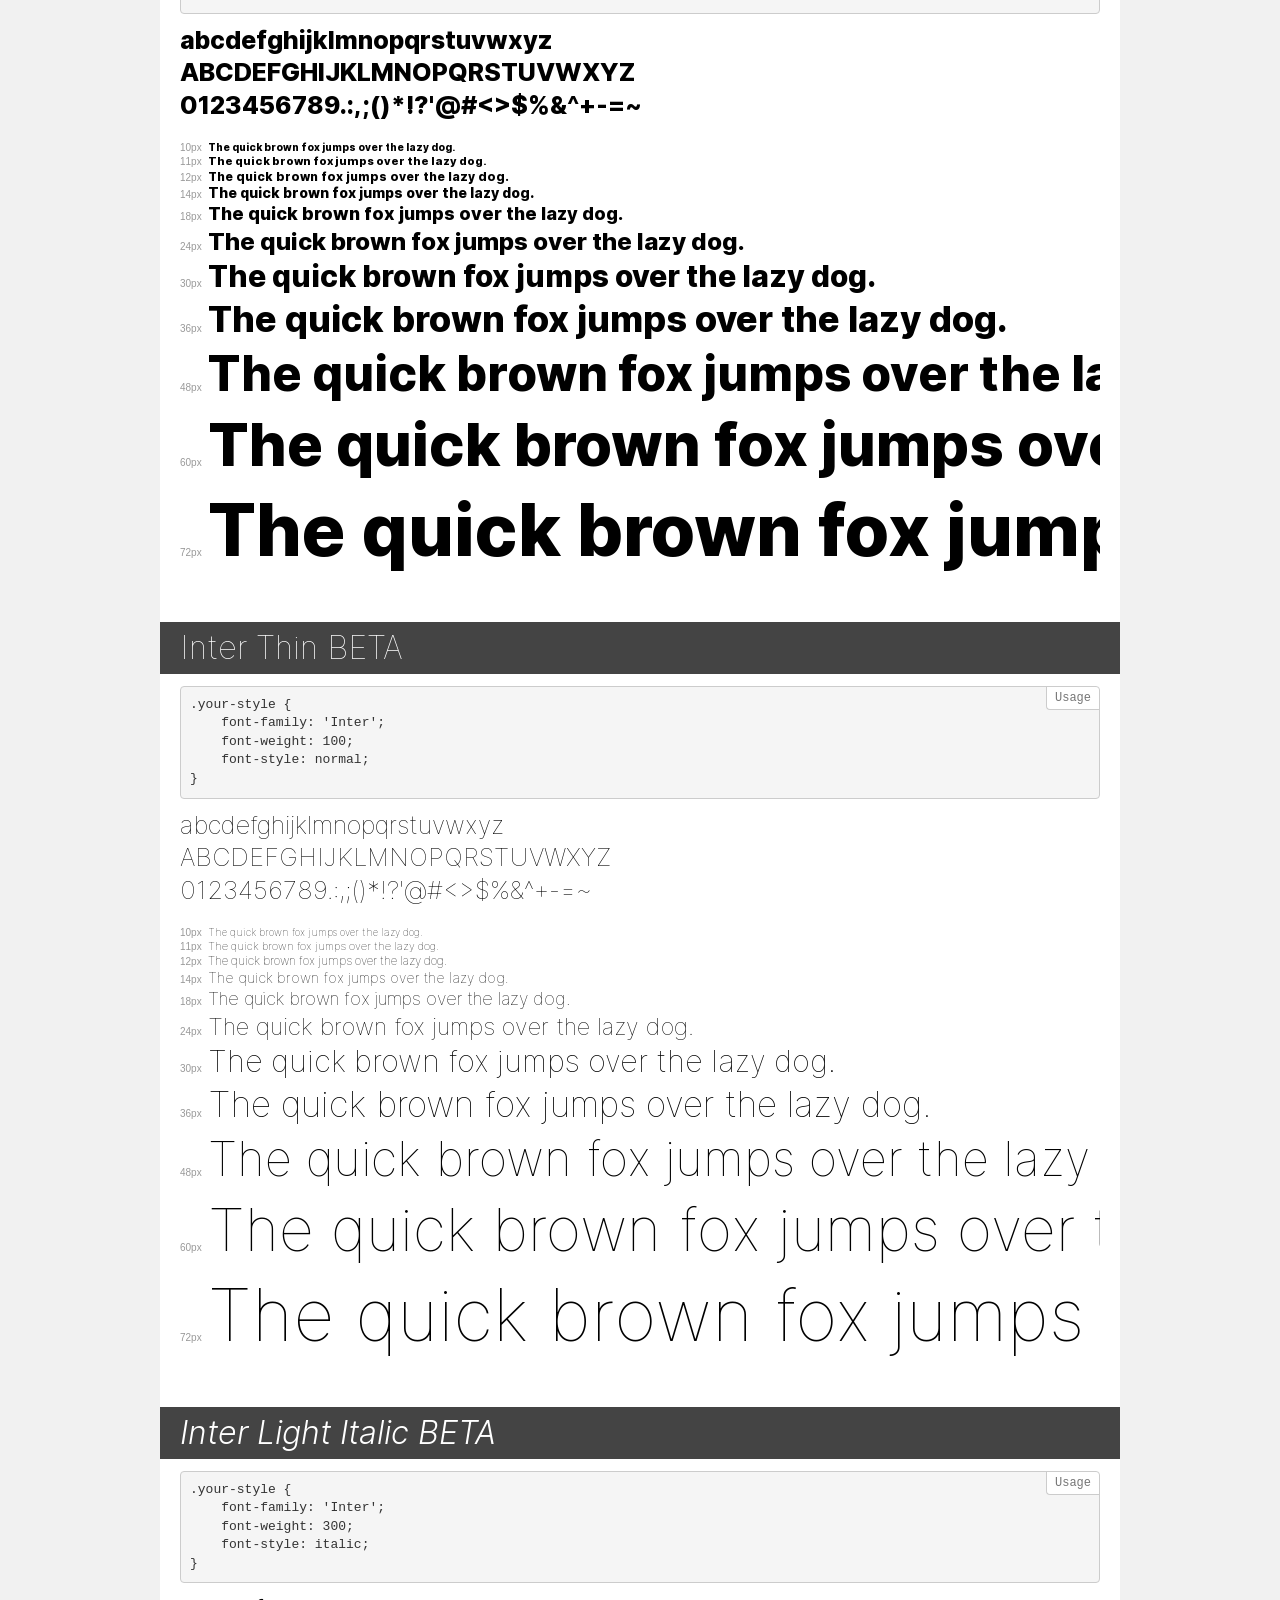
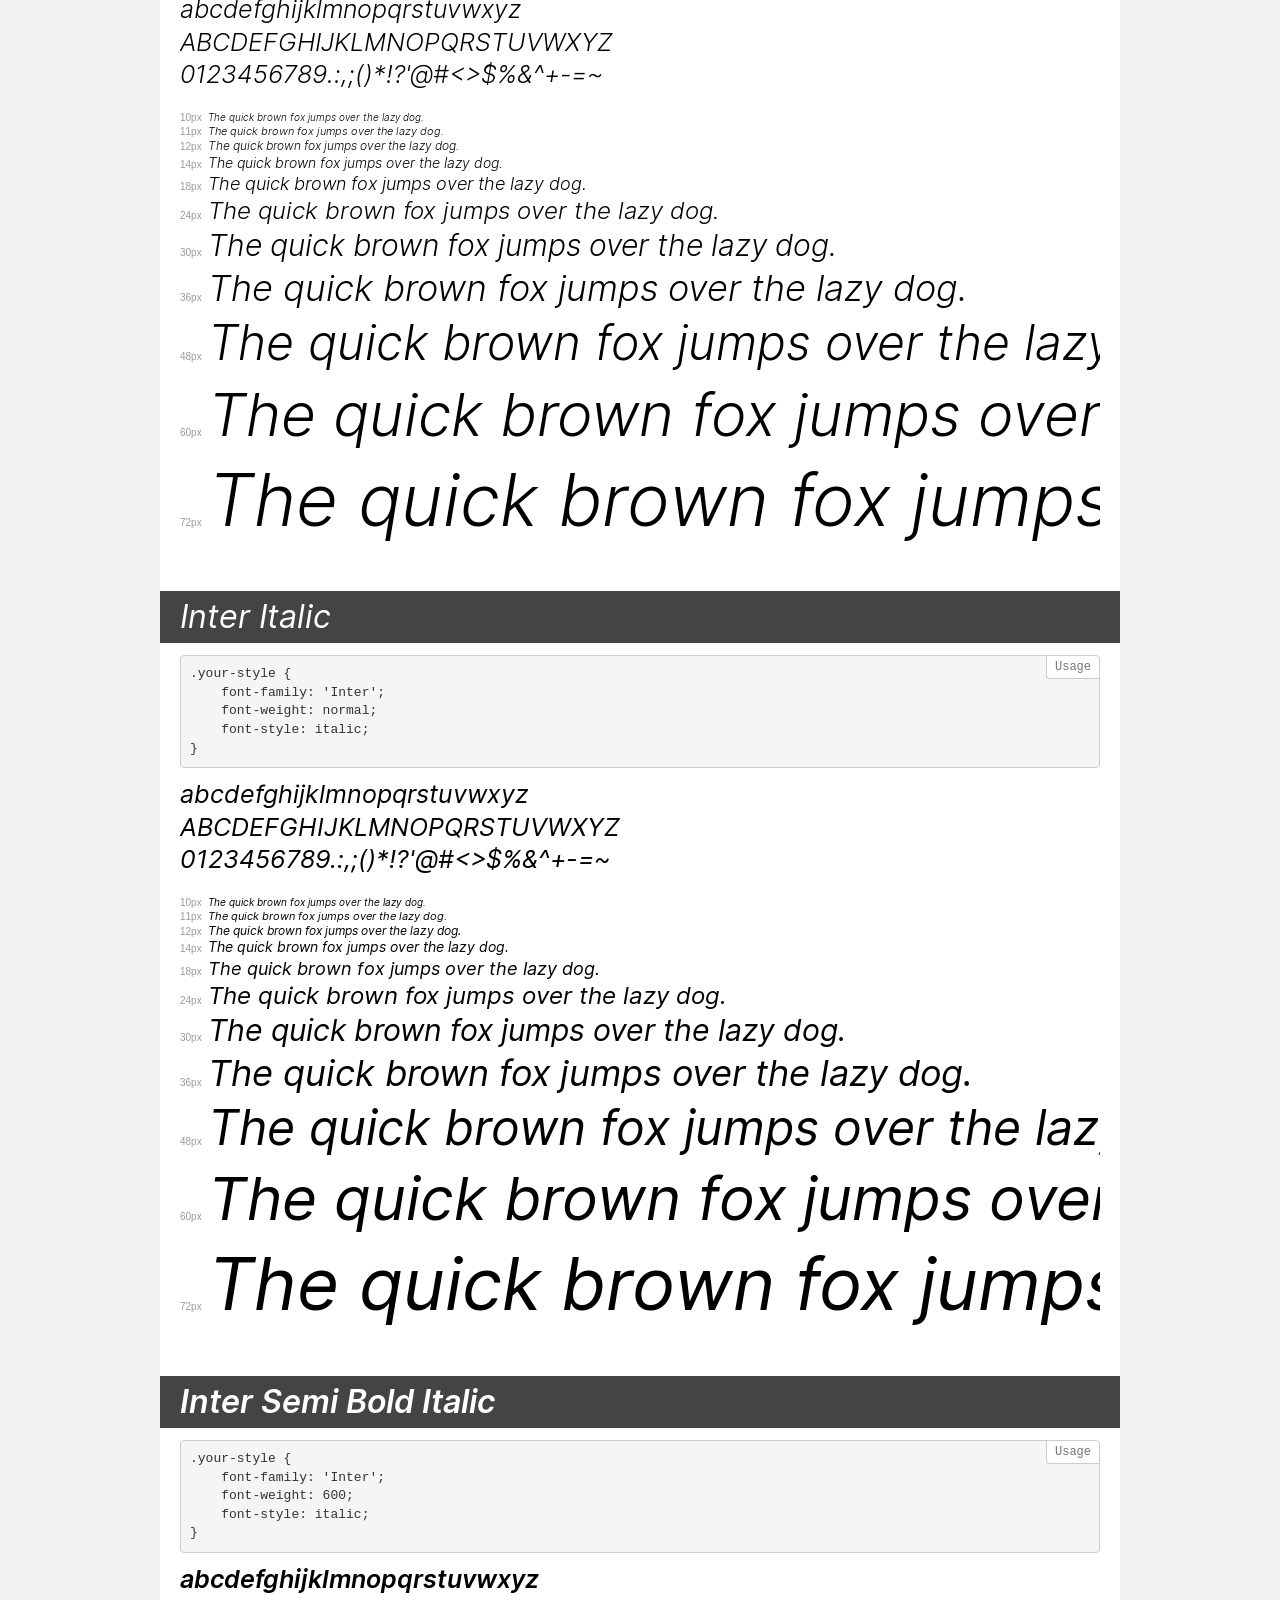
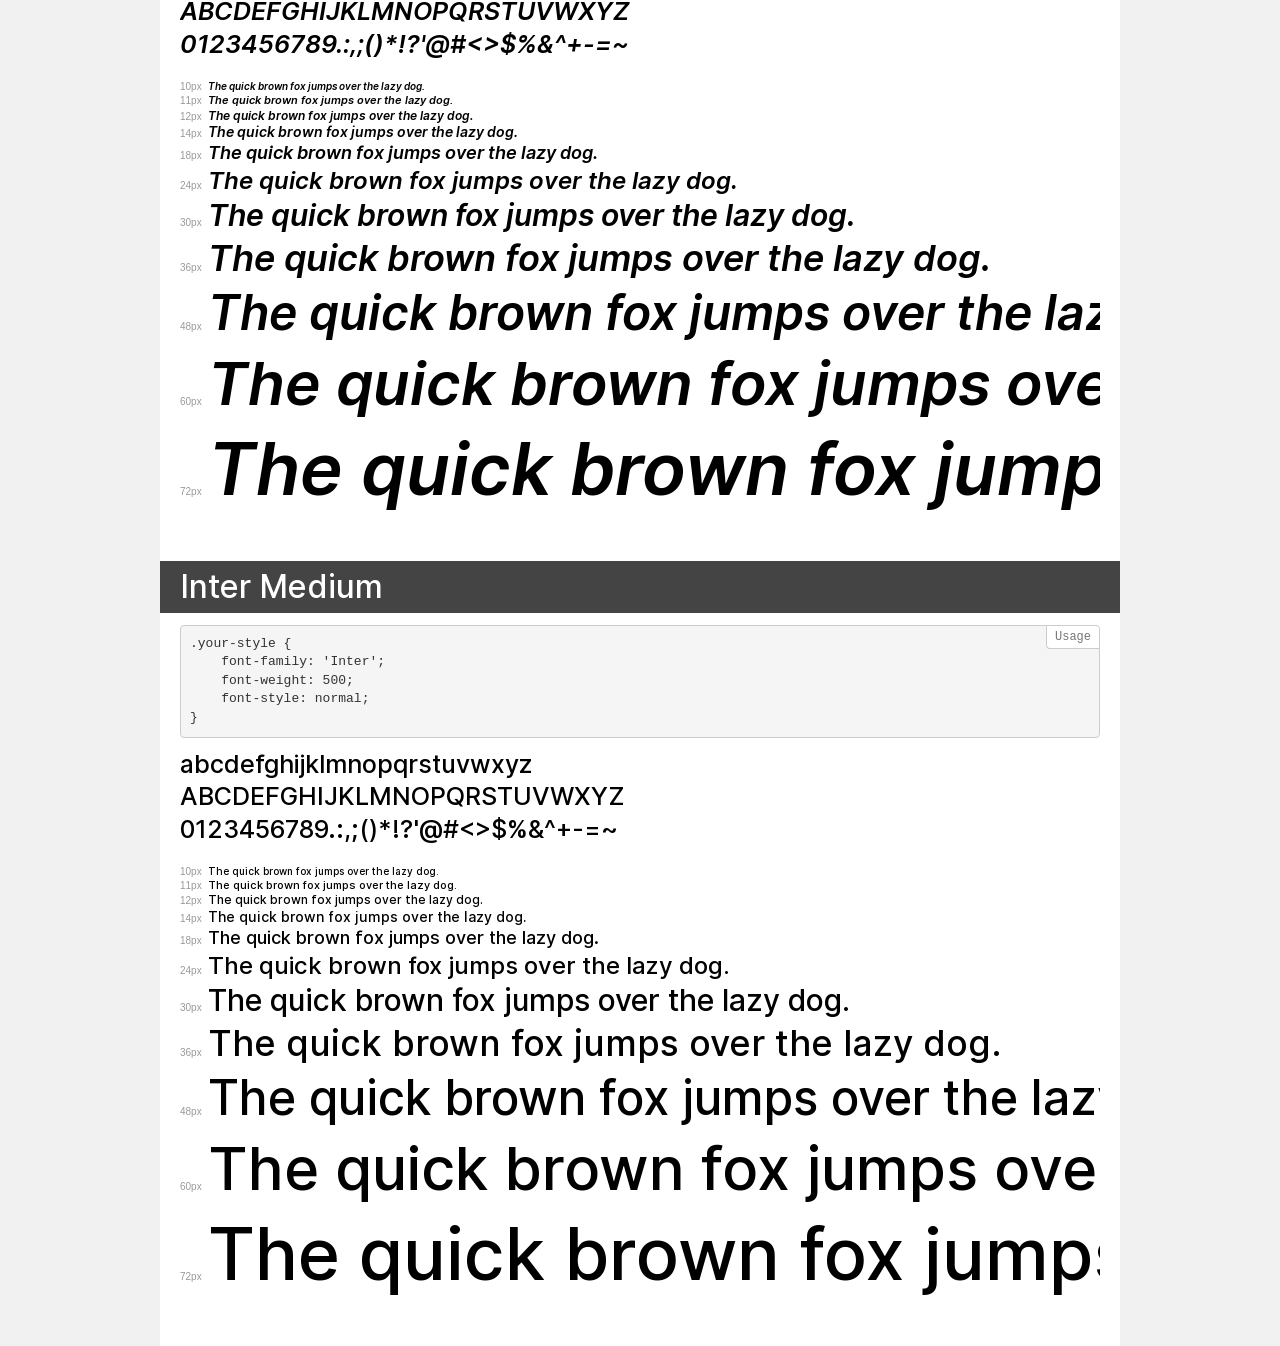
<file: font/demo.html>
<!DOCTYPE html>
<html>
<head>
    <meta charset="utf-8">
    <meta http-equiv="X-UA-Compatible" content="IE=edge">
    <meta name="viewport" content="width=device-width, initial-scale=1">
    <meta name="robots" content="noindex, noarchive">
    <meta name="format-detection" content="telephone=no">
    <title>Transfonter demo</title>
    <link href="stylesheet.css" rel="stylesheet">
    <style>
        /*
        http://meyerweb.com/eric/tools/css/reset/
        v2.0 | 20110126
        License: none (public domain)
        */
        html, body, div, span, applet, object, iframe,
        h1, h2, h3, h4, h5, h6, p, blockquote, pre,
        a, abbr, acronym, address, big, cite, code,
        del, dfn, em, img, ins, kbd, q, s, samp,
        small, strike, strong, sub, sup, tt, var,
        b, u, i, center,
        dl, dt, dd, ol, ul, li,
        fieldset, form, label, legend,
        table, caption, tbody, tfoot, thead, tr, th, td,
        article, aside, canvas, details, embed,
        figure, figcaption, footer, header, hgroup,
        menu, nav, output, ruby, section, summary,
        time, mark, audio, video {
            margin: 0;
            padding: 0;
            border: 0;
            font-size: 100%;
            font: inherit;
            vertical-align: baseline;
        }
        /* HTML5 display-role reset for older browsers */
        article, aside, details, figcaption, figure,
        footer, header, hgroup, menu, nav, section {
            display: block;
        }
        body {
            line-height: 1;
        }
        ol, ul {
            list-style: none;
        }
        blockquote, q {
            quotes: none;
        }
        blockquote:before, blockquote:after,
        q:before, q:after {
            content: '';
            content: none;
        }
        table {
            border-collapse: collapse;
            border-spacing: 0;
        }
        /* common styles */
        body {
            background: #f1f1f1;
            color: #000;
        }
        .page {
            background: #fff;
            width: 920px;
            margin: 0 auto;
            padding: 20px 20px 0 20px;
            overflow: hidden;
        }
        .font-container {
            overflow-x: auto;
            overflow-y: hidden;
            margin-bottom: 40px;
            line-height: 1.3;
            white-space: nowrap;
            padding-bottom: 5px;
        }
        h1 {
            position: relative;
            background: #444;
            font-size: 32px;
            color: #fff;
            padding: 10px 20px;
            margin: 0 -20px 12px -20px;
        }
        .letters {
            font-size: 25px;
            margin-bottom: 20px;
        }
        .s10:before {
            content: '10px';
        }
        .s11:before {
            content: '11px';
        }
        .s12:before {
            content: '12px';
        }
        .s14:before {
            content: '14px';
        }
        .s18:before {
            content: '18px';
        }
        .s24:before {
            content: '24px';
        }
        .s30:before {
            content: '30px';
        }
        .s36:before {
            content: '36px';
        }
        .s48:before {
            content: '48px';
        }
        .s60:before {
            content: '60px';
        }
        .s72:before {
            content: '72px';
        }
        .s10:before, .s11:before, .s12:before, .s14:before,
        .s18:before, .s24:before, .s30:before, .s36:before,
        .s48:before, .s60:before, .s72:before {
            font-family: Arial, sans-serif;
            font-size: 10px;
            font-weight: normal;
            font-style: normal;
            color: #999;
            padding-right: 6px;
        }
        pre {
            display: block;
            position: relative;
            padding: 9px;
            margin: 0 0 10px;
            font-family: Monaco, Menlo, Consolas, "Courier New", monospace !important;
            font-size: 13px;
            line-height: 1.428571429;
            color: #333;
            font-weight: normal !important;
            font-style: normal !important;
            background-color: #f5f5f5;
            border: 1px solid #ccc;
            overflow-x: auto;
            border-radius: 4px;
        }
        pre:after {
            display: block;
            position: absolute;
            right: 0;
            top: 0;
            content: 'Usage';
            line-height: 1;
            padding: 5px 8px;
            font-size: 12px;
            color: #767676;
            background-color: #fff;
            border: 1px solid #ccc;
            border-right: none;
            border-top: none;
            border-radius: 0 4px 0 4px;
            z-index: 10;
        }
        /* responsive */
        @media (max-width: 959px) {
            .page {
                width: auto;
                margin: 0;
            }
        }
    </style>
</head>
<body>
<div class="page">
    <div class="demo" style="font-family: 'Inter'; font-weight: bold; font-style: italic;">
        <h1>Inter Bold Italic</h1>
        <pre>.your-style {
    font-family: 'Inter';
    font-weight: bold;
    font-style: italic;
}</pre>
        <div class="font-container">
            <p class="letters">
                abcdefghijklmnopqrstuvwxyz<br>
ABCDEFGHIJKLMNOPQRSTUVWXYZ<br>
                0123456789.:,;()*!?'@#<>$%&^+-=~
            </p>
            <p class="s10" style="font-size: 10px;">The quick brown fox jumps over the lazy dog.</p>
            <p class="s11" style="font-size: 11px;">The quick brown fox jumps over the lazy dog.</p>
            <p class="s12" style="font-size: 12px;">The quick brown fox jumps over the lazy dog.</p>
            <p class="s14" style="font-size: 14px;">The quick brown fox jumps over the lazy dog.</p>
            <p class="s18" style="font-size: 18px;">The quick brown fox jumps over the lazy dog.</p>
            <p class="s24" style="font-size: 24px;">The quick brown fox jumps over the lazy dog.</p>
            <p class="s30" style="font-size: 30px;">The quick brown fox jumps over the lazy dog.</p>
            <p class="s36" style="font-size: 36px;">The quick brown fox jumps over the lazy dog.</p>
            <p class="s48" style="font-size: 48px;">The quick brown fox jumps over the lazy dog.</p>
            <p class="s60" style="font-size: 60px;">The quick brown fox jumps over the lazy dog.</p>
            <p class="s72" style="font-size: 72px;">The quick brown fox jumps over the lazy dog.</p>
        </div>
    </div>
    <div class="demo" style="font-family: 'Inter'; font-weight: 500; font-style: italic;">
        <h1>Inter Medium Italic</h1>
        <pre>.your-style {
    font-family: 'Inter';
    font-weight: 500;
    font-style: italic;
}</pre>
        <div class="font-container">
            <p class="letters">
                abcdefghijklmnopqrstuvwxyz<br>
ABCDEFGHIJKLMNOPQRSTUVWXYZ<br>
                0123456789.:,;()*!?'@#<>$%&^+-=~
            </p>
            <p class="s10" style="font-size: 10px;">The quick brown fox jumps over the lazy dog.</p>
            <p class="s11" style="font-size: 11px;">The quick brown fox jumps over the lazy dog.</p>
            <p class="s12" style="font-size: 12px;">The quick brown fox jumps over the lazy dog.</p>
            <p class="s14" style="font-size: 14px;">The quick brown fox jumps over the lazy dog.</p>
            <p class="s18" style="font-size: 18px;">The quick brown fox jumps over the lazy dog.</p>
            <p class="s24" style="font-size: 24px;">The quick brown fox jumps over the lazy dog.</p>
            <p class="s30" style="font-size: 30px;">The quick brown fox jumps over the lazy dog.</p>
            <p class="s36" style="font-size: 36px;">The quick brown fox jumps over the lazy dog.</p>
            <p class="s48" style="font-size: 48px;">The quick brown fox jumps over the lazy dog.</p>
            <p class="s60" style="font-size: 60px;">The quick brown fox jumps over the lazy dog.</p>
            <p class="s72" style="font-size: 72px;">The quick brown fox jumps over the lazy dog.</p>
        </div>
    </div>
    <div class="demo" style="font-family: 'Inter'; font-weight: 100; font-style: italic;">
        <h1>Inter Thin Italic BETA</h1>
        <pre>.your-style {
    font-family: 'Inter';
    font-weight: 100;
    font-style: italic;
}</pre>
        <div class="font-container">
            <p class="letters">
                abcdefghijklmnopqrstuvwxyz<br>
ABCDEFGHIJKLMNOPQRSTUVWXYZ<br>
                0123456789.:,;()*!?'@#<>$%&^+-=~
            </p>
            <p class="s10" style="font-size: 10px;">The quick brown fox jumps over the lazy dog.</p>
            <p class="s11" style="font-size: 11px;">The quick brown fox jumps over the lazy dog.</p>
            <p class="s12" style="font-size: 12px;">The quick brown fox jumps over the lazy dog.</p>
            <p class="s14" style="font-size: 14px;">The quick brown fox jumps over the lazy dog.</p>
            <p class="s18" style="font-size: 18px;">The quick brown fox jumps over the lazy dog.</p>
            <p class="s24" style="font-size: 24px;">The quick brown fox jumps over the lazy dog.</p>
            <p class="s30" style="font-size: 30px;">The quick brown fox jumps over the lazy dog.</p>
            <p class="s36" style="font-size: 36px;">The quick brown fox jumps over the lazy dog.</p>
            <p class="s48" style="font-size: 48px;">The quick brown fox jumps over the lazy dog.</p>
            <p class="s60" style="font-size: 60px;">The quick brown fox jumps over the lazy dog.</p>
            <p class="s72" style="font-size: 72px;">The quick brown fox jumps over the lazy dog.</p>
        </div>
    </div>
    <div class="demo" style="font-family: 'Inter'; font-weight: normal; font-style: normal;">
        <h1>Inter Regular</h1>
        <pre>.your-style {
    font-family: 'Inter';
    font-weight: normal;
    font-style: normal;
}</pre>
        <div class="font-container">
            <p class="letters">
                abcdefghijklmnopqrstuvwxyz<br>
ABCDEFGHIJKLMNOPQRSTUVWXYZ<br>
                0123456789.:,;()*!?'@#<>$%&^+-=~
            </p>
            <p class="s10" style="font-size: 10px;">The quick brown fox jumps over the lazy dog.</p>
            <p class="s11" style="font-size: 11px;">The quick brown fox jumps over the lazy dog.</p>
            <p class="s12" style="font-size: 12px;">The quick brown fox jumps over the lazy dog.</p>
            <p class="s14" style="font-size: 14px;">The quick brown fox jumps over the lazy dog.</p>
            <p class="s18" style="font-size: 18px;">The quick brown fox jumps over the lazy dog.</p>
            <p class="s24" style="font-size: 24px;">The quick brown fox jumps over the lazy dog.</p>
            <p class="s30" style="font-size: 30px;">The quick brown fox jumps over the lazy dog.</p>
            <p class="s36" style="font-size: 36px;">The quick brown fox jumps over the lazy dog.</p>
            <p class="s48" style="font-size: 48px;">The quick brown fox jumps over the lazy dog.</p>
            <p class="s60" style="font-size: 60px;">The quick brown fox jumps over the lazy dog.</p>
            <p class="s72" style="font-size: 72px;">The quick brown fox jumps over the lazy dog.</p>
        </div>
    </div>
    <div class="demo" style="font-family: 'Inter'; font-weight: 900; font-style: normal;">
        <h1>Inter Black</h1>
        <pre>.your-style {
    font-family: 'Inter';
    font-weight: 900;
    font-style: normal;
}</pre>
        <div class="font-container">
            <p class="letters">
                abcdefghijklmnopqrstuvwxyz<br>
ABCDEFGHIJKLMNOPQRSTUVWXYZ<br>
                0123456789.:,;()*!?'@#<>$%&^+-=~
            </p>
            <p class="s10" style="font-size: 10px;">The quick brown fox jumps over the lazy dog.</p>
            <p class="s11" style="font-size: 11px;">The quick brown fox jumps over the lazy dog.</p>
            <p class="s12" style="font-size: 12px;">The quick brown fox jumps over the lazy dog.</p>
            <p class="s14" style="font-size: 14px;">The quick brown fox jumps over the lazy dog.</p>
            <p class="s18" style="font-size: 18px;">The quick brown fox jumps over the lazy dog.</p>
            <p class="s24" style="font-size: 24px;">The quick brown fox jumps over the lazy dog.</p>
            <p class="s30" style="font-size: 30px;">The quick brown fox jumps over the lazy dog.</p>
            <p class="s36" style="font-size: 36px;">The quick brown fox jumps over the lazy dog.</p>
            <p class="s48" style="font-size: 48px;">The quick brown fox jumps over the lazy dog.</p>
            <p class="s60" style="font-size: 60px;">The quick brown fox jumps over the lazy dog.</p>
            <p class="s72" style="font-size: 72px;">The quick brown fox jumps over the lazy dog.</p>
        </div>
    </div>
    <div class="demo" style="font-family: 'Inter'; font-weight: 900; font-style: italic;">
        <h1>Inter Black Italic</h1>
        <pre>.your-style {
    font-family: 'Inter';
    font-weight: 900;
    font-style: italic;
}</pre>
        <div class="font-container">
            <p class="letters">
                abcdefghijklmnopqrstuvwxyz<br>
ABCDEFGHIJKLMNOPQRSTUVWXYZ<br>
                0123456789.:,;()*!?'@#<>$%&^+-=~
            </p>
            <p class="s10" style="font-size: 10px;">The quick brown fox jumps over the lazy dog.</p>
            <p class="s11" style="font-size: 11px;">The quick brown fox jumps over the lazy dog.</p>
            <p class="s12" style="font-size: 12px;">The quick brown fox jumps over the lazy dog.</p>
            <p class="s14" style="font-size: 14px;">The quick brown fox jumps over the lazy dog.</p>
            <p class="s18" style="font-size: 18px;">The quick brown fox jumps over the lazy dog.</p>
            <p class="s24" style="font-size: 24px;">The quick brown fox jumps over the lazy dog.</p>
            <p class="s30" style="font-size: 30px;">The quick brown fox jumps over the lazy dog.</p>
            <p class="s36" style="font-size: 36px;">The quick brown fox jumps over the lazy dog.</p>
            <p class="s48" style="font-size: 48px;">The quick brown fox jumps over the lazy dog.</p>
            <p class="s60" style="font-size: 60px;">The quick brown fox jumps over the lazy dog.</p>
            <p class="s72" style="font-size: 72px;">The quick brown fox jumps over the lazy dog.</p>
        </div>
    </div>
    <div class="demo" style="font-family: 'Inter'; font-weight: 300; font-style: normal;">
        <h1>Inter Light BETA</h1>
        <pre>.your-style {
    font-family: 'Inter';
    font-weight: 300;
    font-style: normal;
}</pre>
        <div class="font-container">
            <p class="letters">
                abcdefghijklmnopqrstuvwxyz<br>
ABCDEFGHIJKLMNOPQRSTUVWXYZ<br>
                0123456789.:,;()*!?'@#<>$%&^+-=~
            </p>
            <p class="s10" style="font-size: 10px;">The quick brown fox jumps over the lazy dog.</p>
            <p class="s11" style="font-size: 11px;">The quick brown fox jumps over the lazy dog.</p>
            <p class="s12" style="font-size: 12px;">The quick brown fox jumps over the lazy dog.</p>
            <p class="s14" style="font-size: 14px;">The quick brown fox jumps over the lazy dog.</p>
            <p class="s18" style="font-size: 18px;">The quick brown fox jumps over the lazy dog.</p>
            <p class="s24" style="font-size: 24px;">The quick brown fox jumps over the lazy dog.</p>
            <p class="s30" style="font-size: 30px;">The quick brown fox jumps over the lazy dog.</p>
            <p class="s36" style="font-size: 36px;">The quick brown fox jumps over the lazy dog.</p>
            <p class="s48" style="font-size: 48px;">The quick brown fox jumps over the lazy dog.</p>
            <p class="s60" style="font-size: 60px;">The quick brown fox jumps over the lazy dog.</p>
            <p class="s72" style="font-size: 72px;">The quick brown fox jumps over the lazy dog.</p>
        </div>
    </div>
    <div class="demo" style="font-family: 'Inter'; font-weight: 600; font-style: normal;">
        <h1>Inter Semi Bold</h1>
        <pre>.your-style {
    font-family: 'Inter';
    font-weight: 600;
    font-style: normal;
}</pre>
        <div class="font-container">
            <p class="letters">
                abcdefghijklmnopqrstuvwxyz<br>
ABCDEFGHIJKLMNOPQRSTUVWXYZ<br>
                0123456789.:,;()*!?'@#<>$%&^+-=~
            </p>
            <p class="s10" style="font-size: 10px;">The quick brown fox jumps over the lazy dog.</p>
            <p class="s11" style="font-size: 11px;">The quick brown fox jumps over the lazy dog.</p>
            <p class="s12" style="font-size: 12px;">The quick brown fox jumps over the lazy dog.</p>
            <p class="s14" style="font-size: 14px;">The quick brown fox jumps over the lazy dog.</p>
            <p class="s18" style="font-size: 18px;">The quick brown fox jumps over the lazy dog.</p>
            <p class="s24" style="font-size: 24px;">The quick brown fox jumps over the lazy dog.</p>
            <p class="s30" style="font-size: 30px;">The quick brown fox jumps over the lazy dog.</p>
            <p class="s36" style="font-size: 36px;">The quick brown fox jumps over the lazy dog.</p>
            <p class="s48" style="font-size: 48px;">The quick brown fox jumps over the lazy dog.</p>
            <p class="s60" style="font-size: 60px;">The quick brown fox jumps over the lazy dog.</p>
            <p class="s72" style="font-size: 72px;">The quick brown fox jumps over the lazy dog.</p>
        </div>
    </div>
    <div class="demo" style="font-family: 'Inter'; font-weight: 800; font-style: italic;">
        <h1>Inter Extra Bold Italic</h1>
        <pre>.your-style {
    font-family: 'Inter';
    font-weight: 800;
    font-style: italic;
}</pre>
        <div class="font-container">
            <p class="letters">
                abcdefghijklmnopqrstuvwxyz<br>
ABCDEFGHIJKLMNOPQRSTUVWXYZ<br>
                0123456789.:,;()*!?'@#<>$%&^+-=~
            </p>
            <p class="s10" style="font-size: 10px;">The quick brown fox jumps over the lazy dog.</p>
            <p class="s11" style="font-size: 11px;">The quick brown fox jumps over the lazy dog.</p>
            <p class="s12" style="font-size: 12px;">The quick brown fox jumps over the lazy dog.</p>
            <p class="s14" style="font-size: 14px;">The quick brown fox jumps over the lazy dog.</p>
            <p class="s18" style="font-size: 18px;">The quick brown fox jumps over the lazy dog.</p>
            <p class="s24" style="font-size: 24px;">The quick brown fox jumps over the lazy dog.</p>
            <p class="s30" style="font-size: 30px;">The quick brown fox jumps over the lazy dog.</p>
            <p class="s36" style="font-size: 36px;">The quick brown fox jumps over the lazy dog.</p>
            <p class="s48" style="font-size: 48px;">The quick brown fox jumps over the lazy dog.</p>
            <p class="s60" style="font-size: 60px;">The quick brown fox jumps over the lazy dog.</p>
            <p class="s72" style="font-size: 72px;">The quick brown fox jumps over the lazy dog.</p>
        </div>
    </div>
    <div class="demo" style="font-family: 'Inter'; font-weight: bold; font-style: normal;">
        <h1>Inter Bold</h1>
        <pre>.your-style {
    font-family: 'Inter';
    font-weight: bold;
    font-style: normal;
}</pre>
        <div class="font-container">
            <p class="letters">
                abcdefghijklmnopqrstuvwxyz<br>
ABCDEFGHIJKLMNOPQRSTUVWXYZ<br>
                0123456789.:,;()*!?'@#<>$%&^+-=~
            </p>
            <p class="s10" style="font-size: 10px;">The quick brown fox jumps over the lazy dog.</p>
            <p class="s11" style="font-size: 11px;">The quick brown fox jumps over the lazy dog.</p>
            <p class="s12" style="font-size: 12px;">The quick brown fox jumps over the lazy dog.</p>
            <p class="s14" style="font-size: 14px;">The quick brown fox jumps over the lazy dog.</p>
            <p class="s18" style="font-size: 18px;">The quick brown fox jumps over the lazy dog.</p>
            <p class="s24" style="font-size: 24px;">The quick brown fox jumps over the lazy dog.</p>
            <p class="s30" style="font-size: 30px;">The quick brown fox jumps over the lazy dog.</p>
            <p class="s36" style="font-size: 36px;">The quick brown fox jumps over the lazy dog.</p>
            <p class="s48" style="font-size: 48px;">The quick brown fox jumps over the lazy dog.</p>
            <p class="s60" style="font-size: 60px;">The quick brown fox jumps over the lazy dog.</p>
            <p class="s72" style="font-size: 72px;">The quick brown fox jumps over the lazy dog.</p>
        </div>
    </div>
    <div class="demo" style="font-family: 'Inter'; font-weight: 200; font-style: italic;">
        <h1>Inter Extra Light Italic BETA</h1>
        <pre>.your-style {
    font-family: 'Inter';
    font-weight: 200;
    font-style: italic;
}</pre>
        <div class="font-container">
            <p class="letters">
                abcdefghijklmnopqrstuvwxyz<br>
ABCDEFGHIJKLMNOPQRSTUVWXYZ<br>
                0123456789.:,;()*!?'@#<>$%&^+-=~
            </p>
            <p class="s10" style="font-size: 10px;">The quick brown fox jumps over the lazy dog.</p>
            <p class="s11" style="font-size: 11px;">The quick brown fox jumps over the lazy dog.</p>
            <p class="s12" style="font-size: 12px;">The quick brown fox jumps over the lazy dog.</p>
            <p class="s14" style="font-size: 14px;">The quick brown fox jumps over the lazy dog.</p>
            <p class="s18" style="font-size: 18px;">The quick brown fox jumps over the lazy dog.</p>
            <p class="s24" style="font-size: 24px;">The quick brown fox jumps over the lazy dog.</p>
            <p class="s30" style="font-size: 30px;">The quick brown fox jumps over the lazy dog.</p>
            <p class="s36" style="font-size: 36px;">The quick brown fox jumps over the lazy dog.</p>
            <p class="s48" style="font-size: 48px;">The quick brown fox jumps over the lazy dog.</p>
            <p class="s60" style="font-size: 60px;">The quick brown fox jumps over the lazy dog.</p>
            <p class="s72" style="font-size: 72px;">The quick brown fox jumps over the lazy dog.</p>
        </div>
    </div>
    <div class="demo" style="font-family: 'Inter'; font-weight: 200; font-style: normal;">
        <h1>Inter Extra Light BETA</h1>
        <pre>.your-style {
    font-family: 'Inter';
    font-weight: 200;
    font-style: normal;
}</pre>
        <div class="font-container">
            <p class="letters">
                abcdefghijklmnopqrstuvwxyz<br>
ABCDEFGHIJKLMNOPQRSTUVWXYZ<br>
                0123456789.:,;()*!?'@#<>$%&^+-=~
            </p>
            <p class="s10" style="font-size: 10px;">The quick brown fox jumps over the lazy dog.</p>
            <p class="s11" style="font-size: 11px;">The quick brown fox jumps over the lazy dog.</p>
            <p class="s12" style="font-size: 12px;">The quick brown fox jumps over the lazy dog.</p>
            <p class="s14" style="font-size: 14px;">The quick brown fox jumps over the lazy dog.</p>
            <p class="s18" style="font-size: 18px;">The quick brown fox jumps over the lazy dog.</p>
            <p class="s24" style="font-size: 24px;">The quick brown fox jumps over the lazy dog.</p>
            <p class="s30" style="font-size: 30px;">The quick brown fox jumps over the lazy dog.</p>
            <p class="s36" style="font-size: 36px;">The quick brown fox jumps over the lazy dog.</p>
            <p class="s48" style="font-size: 48px;">The quick brown fox jumps over the lazy dog.</p>
            <p class="s60" style="font-size: 60px;">The quick brown fox jumps over the lazy dog.</p>
            <p class="s72" style="font-size: 72px;">The quick brown fox jumps over the lazy dog.</p>
        </div>
    </div>
    <div class="demo" style="font-family: 'Inter'; font-weight: 800; font-style: normal;">
        <h1>Inter Extra Bold</h1>
        <pre>.your-style {
    font-family: 'Inter';
    font-weight: 800;
    font-style: normal;
}</pre>
        <div class="font-container">
            <p class="letters">
                abcdefghijklmnopqrstuvwxyz<br>
ABCDEFGHIJKLMNOPQRSTUVWXYZ<br>
                0123456789.:,;()*!?'@#<>$%&^+-=~
            </p>
            <p class="s10" style="font-size: 10px;">The quick brown fox jumps over the lazy dog.</p>
            <p class="s11" style="font-size: 11px;">The quick brown fox jumps over the lazy dog.</p>
            <p class="s12" style="font-size: 12px;">The quick brown fox jumps over the lazy dog.</p>
            <p class="s14" style="font-size: 14px;">The quick brown fox jumps over the lazy dog.</p>
            <p class="s18" style="font-size: 18px;">The quick brown fox jumps over the lazy dog.</p>
            <p class="s24" style="font-size: 24px;">The quick brown fox jumps over the lazy dog.</p>
            <p class="s30" style="font-size: 30px;">The quick brown fox jumps over the lazy dog.</p>
            <p class="s36" style="font-size: 36px;">The quick brown fox jumps over the lazy dog.</p>
            <p class="s48" style="font-size: 48px;">The quick brown fox jumps over the lazy dog.</p>
            <p class="s60" style="font-size: 60px;">The quick brown fox jumps over the lazy dog.</p>
            <p class="s72" style="font-size: 72px;">The quick brown fox jumps over the lazy dog.</p>
        </div>
    </div>
    <div class="demo" style="font-family: 'Inter'; font-weight: 100; font-style: normal;">
        <h1>Inter Thin BETA</h1>
        <pre>.your-style {
    font-family: 'Inter';
    font-weight: 100;
    font-style: normal;
}</pre>
        <div class="font-container">
            <p class="letters">
                abcdefghijklmnopqrstuvwxyz<br>
ABCDEFGHIJKLMNOPQRSTUVWXYZ<br>
                0123456789.:,;()*!?'@#<>$%&^+-=~
            </p>
            <p class="s10" style="font-size: 10px;">The quick brown fox jumps over the lazy dog.</p>
            <p class="s11" style="font-size: 11px;">The quick brown fox jumps over the lazy dog.</p>
            <p class="s12" style="font-size: 12px;">The quick brown fox jumps over the lazy dog.</p>
            <p class="s14" style="font-size: 14px;">The quick brown fox jumps over the lazy dog.</p>
            <p class="s18" style="font-size: 18px;">The quick brown fox jumps over the lazy dog.</p>
            <p class="s24" style="font-size: 24px;">The quick brown fox jumps over the lazy dog.</p>
            <p class="s30" style="font-size: 30px;">The quick brown fox jumps over the lazy dog.</p>
            <p class="s36" style="font-size: 36px;">The quick brown fox jumps over the lazy dog.</p>
            <p class="s48" style="font-size: 48px;">The quick brown fox jumps over the lazy dog.</p>
            <p class="s60" style="font-size: 60px;">The quick brown fox jumps over the lazy dog.</p>
            <p class="s72" style="font-size: 72px;">The quick brown fox jumps over the lazy dog.</p>
        </div>
    </div>
    <div class="demo" style="font-family: 'Inter'; font-weight: 300; font-style: italic;">
        <h1>Inter Light Italic BETA</h1>
        <pre>.your-style {
    font-family: 'Inter';
    font-weight: 300;
    font-style: italic;
}</pre>
        <div class="font-container">
            <p class="letters">
                abcdefghijklmnopqrstuvwxyz<br>
ABCDEFGHIJKLMNOPQRSTUVWXYZ<br>
                0123456789.:,;()*!?'@#<>$%&^+-=~
            </p>
            <p class="s10" style="font-size: 10px;">The quick brown fox jumps over the lazy dog.</p>
            <p class="s11" style="font-size: 11px;">The quick brown fox jumps over the lazy dog.</p>
            <p class="s12" style="font-size: 12px;">The quick brown fox jumps over the lazy dog.</p>
            <p class="s14" style="font-size: 14px;">The quick brown fox jumps over the lazy dog.</p>
            <p class="s18" style="font-size: 18px;">The quick brown fox jumps over the lazy dog.</p>
            <p class="s24" style="font-size: 24px;">The quick brown fox jumps over the lazy dog.</p>
            <p class="s30" style="font-size: 30px;">The quick brown fox jumps over the lazy dog.</p>
            <p class="s36" style="font-size: 36px;">The quick brown fox jumps over the lazy dog.</p>
            <p class="s48" style="font-size: 48px;">The quick brown fox jumps over the lazy dog.</p>
            <p class="s60" style="font-size: 60px;">The quick brown fox jumps over the lazy dog.</p>
            <p class="s72" style="font-size: 72px;">The quick brown fox jumps over the lazy dog.</p>
        </div>
    </div>
    <div class="demo" style="font-family: 'Inter'; font-weight: normal; font-style: italic;">
        <h1>Inter Italic</h1>
        <pre>.your-style {
    font-family: 'Inter';
    font-weight: normal;
    font-style: italic;
}</pre>
        <div class="font-container">
            <p class="letters">
                abcdefghijklmnopqrstuvwxyz<br>
ABCDEFGHIJKLMNOPQRSTUVWXYZ<br>
                0123456789.:,;()*!?'@#<>$%&^+-=~
            </p>
            <p class="s10" style="font-size: 10px;">The quick brown fox jumps over the lazy dog.</p>
            <p class="s11" style="font-size: 11px;">The quick brown fox jumps over the lazy dog.</p>
            <p class="s12" style="font-size: 12px;">The quick brown fox jumps over the lazy dog.</p>
            <p class="s14" style="font-size: 14px;">The quick brown fox jumps over the lazy dog.</p>
            <p class="s18" style="font-size: 18px;">The quick brown fox jumps over the lazy dog.</p>
            <p class="s24" style="font-size: 24px;">The quick brown fox jumps over the lazy dog.</p>
            <p class="s30" style="font-size: 30px;">The quick brown fox jumps over the lazy dog.</p>
            <p class="s36" style="font-size: 36px;">The quick brown fox jumps over the lazy dog.</p>
            <p class="s48" style="font-size: 48px;">The quick brown fox jumps over the lazy dog.</p>
            <p class="s60" style="font-size: 60px;">The quick brown fox jumps over the lazy dog.</p>
            <p class="s72" style="font-size: 72px;">The quick brown fox jumps over the lazy dog.</p>
        </div>
    </div>
    <div class="demo" style="font-family: 'Inter'; font-weight: 600; font-style: italic;">
        <h1>Inter Semi Bold Italic</h1>
        <pre>.your-style {
    font-family: 'Inter';
    font-weight: 600;
    font-style: italic;
}</pre>
        <div class="font-container">
            <p class="letters">
                abcdefghijklmnopqrstuvwxyz<br>
ABCDEFGHIJKLMNOPQRSTUVWXYZ<br>
                0123456789.:,;()*!?'@#<>$%&^+-=~
            </p>
            <p class="s10" style="font-size: 10px;">The quick brown fox jumps over the lazy dog.</p>
            <p class="s11" style="font-size: 11px;">The quick brown fox jumps over the lazy dog.</p>
            <p class="s12" style="font-size: 12px;">The quick brown fox jumps over the lazy dog.</p>
            <p class="s14" style="font-size: 14px;">The quick brown fox jumps over the lazy dog.</p>
            <p class="s18" style="font-size: 18px;">The quick brown fox jumps over the lazy dog.</p>
            <p class="s24" style="font-size: 24px;">The quick brown fox jumps over the lazy dog.</p>
            <p class="s30" style="font-size: 30px;">The quick brown fox jumps over the lazy dog.</p>
            <p class="s36" style="font-size: 36px;">The quick brown fox jumps over the lazy dog.</p>
            <p class="s48" style="font-size: 48px;">The quick brown fox jumps over the lazy dog.</p>
            <p class="s60" style="font-size: 60px;">The quick brown fox jumps over the lazy dog.</p>
            <p class="s72" style="font-size: 72px;">The quick brown fox jumps over the lazy dog.</p>
        </div>
    </div>
    <div class="demo" style="font-family: 'Inter'; font-weight: 500; font-style: normal;">
        <h1>Inter Medium</h1>
        <pre>.your-style {
    font-family: 'Inter';
    font-weight: 500;
    font-style: normal;
}</pre>
        <div class="font-container">
            <p class="letters">
                abcdefghijklmnopqrstuvwxyz<br>
ABCDEFGHIJKLMNOPQRSTUVWXYZ<br>
                0123456789.:,;()*!?'@#<>$%&^+-=~
            </p>
            <p class="s10" style="font-size: 10px;">The quick brown fox jumps over the lazy dog.</p>
            <p class="s11" style="font-size: 11px;">The quick brown fox jumps over the lazy dog.</p>
            <p class="s12" style="font-size: 12px;">The quick brown fox jumps over the lazy dog.</p>
            <p class="s14" style="font-size: 14px;">The quick brown fox jumps over the lazy dog.</p>
            <p class="s18" style="font-size: 18px;">The quick brown fox jumps over the lazy dog.</p>
            <p class="s24" style="font-size: 24px;">The quick brown fox jumps over the lazy dog.</p>
            <p class="s30" style="font-size: 30px;">The quick brown fox jumps over the lazy dog.</p>
            <p class="s36" style="font-size: 36px;">The quick brown fox jumps over the lazy dog.</p>
            <p class="s48" style="font-size: 48px;">The quick brown fox jumps over the lazy dog.</p>
            <p class="s60" style="font-size: 60px;">The quick brown fox jumps over the lazy dog.</p>
            <p class="s72" style="font-size: 72px;">The quick brown fox jumps over the lazy dog.</p>
        </div>
    </div>
</div>
</body>
</html>
</file>
<file: css/font.css>
@font-face {
    font-family: 'Onest Thin', sans-serif;
    src: url('../fonts/OnestThin1602-hint.woff') format('woff');
    font-weight: 200;
    font-style: normal;
    font-display: swap;
}


@font-face {
    font-family: 'Onest Light', sans-serif;
    src: url('../fonts/OnestLight1602-hint.woff') format('woff');
    font-weight: 300;
    font-style: normal;
    font-display: swap;
}




@font-face {
    font-family: 'Onest Regular', sans-serif;
    src: url('../fonts/OnestRegular1602-hint.woff') format('woff');
    font-weight: 400;
    font-style: normal;
    font-display: swap;
}
@font-face {
    font-family: 'Onest Medium', sans-serif;
    src: url('../fonts/OnestMedium1602-hint.woff') format('woff');
    font-weight: 500;
    font-style: normal;
    font-display: swap;
}
@font-face {
    font-family: 'Onest Bold', sans-serif;
    src: url('../fonts/OnestBold1602-hint.woff') format('woff');
    font-weight: 700;
    font-style: normal;
    font-display: swap;
}
@font-face {
    font-family: 'Onest ExtraBold', sans-serif;
    src: url('../fonts/OnestExtraBold1602-hint.woff') format('woff');
    font-weight: 800;
    font-style: normal;
    font-display: swap;
}
@font-face {
    font-family: 'Onest Black', sans-serif;
    src: url('../fonts/OnestBlack1602-hint.woff') format('woff');
    font-weight: 900;
    font-style: normal;
    font-display: swap;
}
</file>
<file: css/index.css>
html.no-scroll,
body.no-scroll {
    position: fixed;
    left: 0;
    right: 0;
    width: 100%;
    overflow: hidden;
}


.container {


    max-width: 1060px;
    margin: 0 auto;
    width: 100%;
}

.header__inner {
    height: 70px;
    display: flex;
    justify-content: space-between;
    align-items: center;
}

.header__inner-left {
    display: flex;
}

.search__box {
    display: flex;
    margin-left: 55px;
}
.search-mobile__block {
    display: none;
}

.input__box {
    border-radius: 4px;
    border: 1px solid #E5E5E5;
    height: 28px;
    width: 180px;
    display: flex;
    justify-content: center;
    align-items: center;
}

.input__button {
    background-color: #00264B;
    color: #FFFFFF;
    font-size: 12px;
    display: flex;
    justify-content: center;
    align-items: center;
    height: 28px;
    width: 70px;
    border-radius: 0px 4px 4px 0px;
    font-size: 12px;
    font-family: 'Onest Regular', sans-serif;
    font-weight: 400;
}
.menu {
    display: flex;
}

.header__inner-right {
    display: flex;
    align-items: center;
}
.user-list {
    display: flex;
    width: 116px;
    justify-content: space-between;
    margin-right: 22px;
}
.basket {
    position: relative;
}
.basket__num {
    position: absolute;
    width: 16px;
    height: 16px;
    font-size: 12px;
    display: flex;
    justify-content: center;
    align-items: center;
    background-color: #FF7676;
    color: #FFFFFF;
    border-radius: 100px;
    bottom: 12px;
    right: -8px;
}
.menu__box {
    margin-right: 44px;
}
.menu__list{
    margin-left: 48px;
}
.menu__link {
    color: #505050;
    font-size: 16px;
    font-family: 'Onest Regular', sans-serif;
    font-weight: 400;
}
.categorie__box-link {
    display: flex;
}
.categorie__box-link {
    width: 250px;
    height: 50px;
    padding: 16px;
    display: flex;
    align-items: center;
    justify-content: space-between;
    transition: all 0.3s;
}
.categorie__arrov {
    fill: #00264b;
}

.categorie__box-link:hover {
    background-color: #00264b;
    transition: all 0.3s;
}
.categorie__box-link:hover .categorie__arrov{
    fill: #FFFFFF;
}
.categorie__box-link:hover .categorie__desc {
    color: #FFFFFF;
    transition: all 0.3s;
}

.categorie__desc {
    color: #00264B;
    font-size: 14px;
    font-family: 'Onest Regular', sans-serif;
    font-weight: 400;

    transition: all 0.3s;
}
.banner-categories__inner {
    display: flex;
    justify-content: space-between;
}

.swiper {
    width: 790px;
    height: 237px;
    border-radius: 10px;
}
.pic {
    display: block;
    height: 100%;
}

.btn {
    display: none;
    height: 30px;
    width: 30px;
    background-color: transparent;
    border: none;
}
.btn__line {
    height: 4px;
    width: 30px;
    background-color: #00264B;
    border-radius: 200px;
}
.account__overlay,
.account__block {
    display: none;
}

.best-offer {

}
.best-offers__inner {

}

.best-offers-title__box {

}

.best-offers__title {
    color: #00264B;
    font-size: 20px;
    font-family: 'Onest Bold', sans-serif;
    font-weight: 700;
    padding: 36px 0px 24px 0px;
}

.best-offers__content {
    display: grid;
    grid-template-columns: repeat(auto-fit, minmax(min(250px, 100%), 1fr));
    gap: 20px;
}

.product__card {
    width: 100%;
    min-width: 0;
    aspect-ratio: 250 / 320;

    display: grid;
    grid-template-rows: 170fr 110fr;

    overflow: hidden;
    border-radius: 12px;
}

.card-image__block {
    width: 100%;
    overflow: hidden;
}
.card__image {
    width: 100%;
    height: 100%;
    object-fit: cover;
    object-position: center;
    display: block;
    border-radius: 12px 12px 0px 0px;
}
.card__info {
    width: 100%;
    min-width: 0;
    display: flex;
    flex-direction: column;
    justify-content: space-between;
    border-right: 1px solid #EFEFEF ;
    border-left: 1px solid #EFEFEF;
    border-bottom: 1px solid #EFEFEF;
    border-radius: 0px 0px 12px 12px;
    padding: 16px 16px 16px 16px;
}









.delivery-desc__block {
    width: 100%;
}

.delivery__block {
    width: 100%;
    display: flex;
    align-items: center;
}
.delivery__icon {

}

.delivery__title {
    color: #24B535;
    font-size: 12px;
    font-family: 'Onest Regular', sans-serif;
    font-weight: 400;
    margin-left: 4px;
}

.product__title {
    display: flex;
    align-items: center;


    width: 100%;
    height: 20px;
    margin-top: 0px;
}
.product__title-text {
    color: #00264B;
    font-size: 16px;
    font-family: 'Onest Medium', sans-serif;
    font-weight: 500;
    white-space: nowrap;
    overflow: hidden;
    text-overflow: ellipsis;
}

.price-btn__block {
    width: 100%;
    display: flex;
    justify-content: space-between;
    align-items: center;
}

.price__block {

}

.price__discount {
    color: #00264B;
    font-size: 12px;
    font-family: 'Onest Regular', sans-serif;
    font-weight: 400;
}

.price__original {
    color: #00264B;
    font-size: 16px;
    font-family: 'Onest Bold', sans-serif;
    font-weight: 700;
}

.product__button {
    display: flex;
    align-items: center;
    justify-content: space-between;
    padding: 8px;
    background-color: #FFFFFF;
    width: 95px;
    height: 30px;
    border-radius: 4px;
    border: 1px solid #00264B;
}

.product__button_active {
    display: flex;
    align-items: center;
    justify-content: space-between;
    padding: 8px;
    background-color: #00264B;
    width: 95px;
    height: 30px;
    border-radius: 4px;
}


.product-btn__icon {
    width: 14px;
    height: 14px;
}

.product-btn__title {
    color: #00264B;
    font-size: 12px;
    font-family: 'Onest Regular', sans-serif;
    font-weight: 400;
}

.product-btn__title_active {
    color: #FFFFFF;
    font-size: 12px;
    font-family: 'Onest Regular', sans-serif;
    font-weight: 400;
}



.user-list__item {
    position: relative;
}

.account-popup {
    position: absolute;
    top: calc(100% + 12px);
    right: 0;

    width: 260px;
    background-color: #ffffff;
    border-radius: 14px;
    box-shadow: 0 10px 30px rgba(0, 38, 75, 0.18);

    z-index: 10000;

    opacity: 0;
    visibility: hidden;
    pointer-events: none;

    transform: translateY(10px);
    transition: 0.2s ease;
}

.account-popup_active {
    opacity: 1;
    visibility: visible;
    pointer-events: auto;
    transform: translateY(0);
}

.account-popup__inner {
    padding: 16px;
}

.account-popup__title {
    margin: 0 0 6px;
    font-size: 16px;
    color: #00264b;
    font-family: 'Onest Bold', sans-serif;
    font-weight: 700;
}

.account-popup__text {
    margin: 0 0 14px;
    font-size: 14px;
    line-height: 1.4;
    color: #444;
    font-family: 'Onest Regular', sans-serif;
    font-weight: 400;
}

.account-popup__btn {
    display: flex;
    align-items: center;
    justify-content: center;

    width: 100%;
    min-height: 40px;

    border-radius: 4px;
    text-decoration: none;
    font-size: 14px;
    font-weight: 600;
}

.account-popup__btn + .account-popup__btn {
    margin-top: 8px;
}

.account-popup__btn_main {
    background-color: #00264b;
    color: #ffffff;
    font-size: 12px;
    font-family: 'Onest Medium', sans-serif;
    font-weight: 500;
}

.account-popup__btn_second {
    background-color: #f2f5f8;
    color: #00264b;
    font-size: 12px;
    font-family: 'Onest Medium', sans-serif;
    font-weight: 500;
}

.footer {
    background-color: #00264b;
    padding: 100px 0;
    margin-top: 50px;
}

.footer__inner {
    position: relative;
}

.email-block {

}

.legal-info__block {
    position: relative;
    top: 0px;
    width: 100%;
    display: flex;
    justify-content: space-between;
}

.left-legal__block {
    display: flex;

}

.logo-desc__block {


}

.logo__footer {

}

.desc__footer {
    color: #FFFFFF;
    width: 160px;
    margin-top: 0px;
    font-size: 10px;
    font-family: 'Onest Regular', sans-serif;
    font-weight: 400;
}

.legal-info__inner {
    margin-left: 56px;
}

.legal__title {
    color: #FFFFFF;
    font-size: 14px;
    font-family: 'Onest Medium', sans-serif;
    font-weight: 500;
}

.legal-items__block {
    margin-top: 8px;
}

.legal__link {
    color: #FFFFFF;
    font-size: 14px;
    font-family: 'Onest Regular', sans-serif;
    font-weight: 400;
}
.legal__link + .legal__link {
    margin-top: 4px;
}
.right-legal__block {

}

.contacts__block {

}

.contacts__title {
    color: #FFFFFF;
    font-size: 14px;
    font-family: 'Onest Medium', sans-serif;
    font-weight: 500;
}

.contacts__items {
    margin-top: 8px;
}

.contact__link {
    color: #FFFFFF;
    font-size: 14px;
    font-family: 'Onest Regular', sans-serif;
    font-weight: 400;
}
.contact__link + .contact__link {
    margin-top: 4px;
}
.contact__link:last-child {
    width: 250px;
}
</file>
<file: css/media.css>
@media(max-width:770px) {

    .container {
        padding: 0 15px;
    }

    .search__box {
        display: none;
    }
    .menu {
        display: none;
    }
    .menu__box {
        margin-right: 0px;
    }
    .btn {
        display: flex !important;
        flex-direction: column;
        justify-content: space-around;
        align-items: center;


    }
    .banner__block {
        width: 100%;
        z-index: 1;
        position: relative;
    }
    .swiper {
        width: 100%;
        height: auto;
    }
    .slide {
        width: 100%;
        height: auto;
    }

    .categories__block {
        position: fixed;
        top: 140px;
        background-color: #FFFFFF;
        display: flex;
        flex-direction: column;
        width: 100vw;
        transform: translateX(100%);
        transition: all 0.2s;

        z-index: 999;
    }
    .categorie__box_active {

        transform: translateX(-3%);
        transition: all 0.2s;
    }
    .categorie__box-link {
        width: 100%;
        padding: 16px 32px;
    }
    #user-id {
        z-index: 9996;
    }
    .account__overlay {
        position: fixed;
        inset: 0;
        z-index: 9998;
        width: 100vw;
        height: 100vh;
        bottom: 0;
        background-color: rgba(0, 0, 0, 0.35);
    }
    .account__overlay_active {
        display: block;
    }
    .account__block {
        display:block;
        overflow-y: auto;
        position: fixed;
        left: 0;
        right: 0;
        bottom: 0;
        z-index: 9999;
        border-radius: 16px 16px 0px 0px;
        background-color: #FFFFFF;
        padding: 16px 16px 0px 16px;
        width: 100vw;
        height: 180px;
        transform: translateY(100%);
        transition: all 0.2s;
    }
    .account__block_active {
        transform: translateY(0%);
        transition: all 0.2s;
    }

    .account-popup__title {
        font-size: 18px;
    }
    .account-popup__text {
        font-size: 16px;
    }
    .search-mobile__block {
        display: block;
    }

    .search-mobile__inner {
        background-color: #FFFFFF;
        width: 100%;
        height: 70px;

    }
    .search-mobile__box {
        display: flex;
        height: 40px;
        width: 100%;
    }
    .search-mobile-input__box {
        width: 80%;
        height: 100%;
        border: 1px solid #999999;
        border-radius: 8px 0px 0px 8px;
        display: flex;
        justify-content: center;
        align-items: center;
    }
    .search-mobile__input {
        color: #999999;
        font-size: 24px;
        width: 95%;
    }
    .serach-mobile__button {
        display: flex;
        justify-content: center;
        align-items: center;
        font-size: 16px;
        font-family: 'Onest Regular', sans-serif;
        font-weight: 400;
        color: #FFFFFF;
        background-color: #00264B;
        width: 20%;
        border-radius: 0px 8px 8px 0px;
    }
    .header {
        z-index: 9998;
        background-color: #FFFFFF;
        position: sticky;
        top: 0px;
    }
    .search-mobile__block {
        z-index: 9998;
        background-color: #FFFFFF;
        position: sticky;
        top: 70px;
    }
    .account-popup {
        display: none;
    }


    .categorie__box-link:hover {

        transition: all 0.0s;
    }

    .categorie__box-link:hover .categorie__desc {

        transition: all 0.0s;
    }

    .categorie__desc {


        transition: all 0.0s;
    }

    .legal-info__block {
        display: flex;
        flex-direction: column;
    }
    .right-legal__block {
        margin-top: 30px;
    }
}

@media(max-width:470px) {
    .user-list {
        width: 80px;
    }
}
</file>
<file: css/login.css>
body {
    background-color:#FFFFFF;
    height: 100vh;
    width: 100vw;
    display: flex;
    justify-content: center;
    align-items: center;
}

.wrapper {
    display: flex;
    justify-content: center;
    align-items: center;
    height: 100%;
    width: 100%;
    z-index: 1;
    background-image: url("/images/logo_bgr.svg");
    background-repeat: no-repeat;
    background-position: 100% 100%;
    background-size: 100% 150%;
}
.welcome__block {
    display: flex;
    flex-direction: column;
    justify-content: space-between;
    align-items: center;
    z-index: 2;
    background-color: #FFFFFF;
    width: 520px;
    height: 570px;
    border-radius: 16px;
    box-shadow: 0px 0px 100px 20px rgba(0, 0, 0, 0.10);
    padding-top: 40px;
    padding-bottom: 80px;
}

.logo__main {
    height: 160px;
    width: auto;
}

.form__block {

}

.input__block {

}

.input__label {

}

.input__inner {
    width: 340px;
    height: 40px;
    border: 1px solid #CECECE;
    border-radius: 4px;
    padding: 8px;
    font-size: 12px;
    font-family: 'Onest Regular', sans-serif;
    font-weight: 400;
    color: #CECECE;
}

.input__block + .input__block {
    margin-top: 16px;
}

.input__label {
    color: #00264b;
    font-size: 12px;
    font-family: 'Onest Regular', sans-serif;
    font-weight: 400;
}


.button-info__block {

    display: flex;
    flex-direction: column;
    justify-content: center;
    align-items: center;
}

.login__button {
    display: flex;
    justify-content: center;
    align-items: center;
    color: #FFFFFF;
    background-color: #00264b;
    height: 32px;
    width: 340px;
    border-radius: 4px;
    font-size: 16px;
    font-family: 'Onest Regular', sans-serif;
    font-weight: 400;
}

.login__info {
    color: #BFBFBF;
    font-size: 12px;
    font-family: 'Onest Regular', sans-serif;
    font-weight: 400;
    margin-top: 8px;
}

.newacc__info {
    color: #00264b;
    font-size: 12px;
    font-family: 'Onest Regular', sans-serif;
    font-weight: 400;
}
.legal-info__block {
    text-align: center;
    width: 300px;
    color: #00264b;
    font-size: 12px;
    font-family: 'Onest Regular', sans-serif;
    font-weight: 400;
}
.politics__one {
    color: #BFBFBF;
    font-size: 12px;
    font-family: 'Onest Regular', sans-serif;
    font-weight: 400;
}

.politics__two {
    color: #BFBFBF;
    font-size: 12px;
    font-family: 'Onest Regular', sans-serif;
    font-weight: 400;
}
</file>
<file: css/loginmedia.css>
@media(max-width:770px) {

    .wrapper {
        width: 100vw;
        height: 100vh;
    }
    .welcome__block {
        width: 100vw;
        height: 100vh;
        padding-top: 80px;
        justify-content: flex-start;
    }
    .form__block {
        margin-top: 50px;
    }
    .button-info__block {
        margin-top: 80px;
    }
    .legal-info__block {
        margin-top: 40px;
    }
}
</file>
<file: font/stylesheet.css>
@font-face {
    font-family: 'Inter';
    src: url('Inter-BoldItalic.eot');
    src: local('Inter Bold Italic'), local('Inter-BoldItalic'),
        url('Inter-BoldItalic.eot?#iefix') format('embedded-opentype'),
        url('Inter-BoldItalic.woff2') format('woff2'),
        url('Inter-BoldItalic.woff') format('woff'),
        url('Inter-BoldItalic.ttf') format('truetype');
    font-weight: bold;
    font-style: italic;
}

@font-face {
    font-family: 'Inter';
    src: url('Inter-MediumItalic.eot');
    src: local('Inter Medium Italic'), local('Inter-MediumItalic'),
        url('Inter-MediumItalic.eot?#iefix') format('embedded-opentype'),
        url('Inter-MediumItalic.woff2') format('woff2'),
        url('Inter-MediumItalic.woff') format('woff'),
        url('Inter-MediumItalic.ttf') format('truetype');
    font-weight: 500;
    font-style: italic;
}

@font-face {
    font-family: 'Inter';
    src: url('Inter-ThinItalicBETA.eot');
    src: local('Inter Thin Italic BETA'), local('Inter-ThinItalicBETA'),
        url('Inter-ThinItalicBETA.eot?#iefix') format('embedded-opentype'),
        url('Inter-ThinItalicBETA.woff2') format('woff2'),
        url('Inter-ThinItalicBETA.woff') format('woff'),
        url('Inter-ThinItalicBETA.ttf') format('truetype');
    font-weight: 100;
    font-style: italic;
}

@font-face {
    font-family: 'Inter';
    src: url('Inter-Regular.eot');
    src: local('Inter Regular'), local('Inter-Regular'),
        url('Inter-Regular.eot?#iefix') format('embedded-opentype'),
        url('Inter-Regular.woff2') format('woff2'),
        url('Inter-Regular.woff') format('woff'),
        url('Inter-Regular.ttf') format('truetype');
    font-weight: normal;
    font-style: normal;
}

@font-face {
    font-family: 'Inter';
    src: url('Inter-Black.eot');
    src: local('Inter Black'), local('Inter-Black'),
        url('Inter-Black.eot?#iefix') format('embedded-opentype'),
        url('Inter-Black.woff2') format('woff2'),
        url('Inter-Black.woff') format('woff'),
        url('Inter-Black.ttf') format('truetype');
    font-weight: 900;
    font-style: normal;
}

@font-face {
    font-family: 'Inter';
    src: url('Inter-BlackItalic.eot');
    src: local('Inter Black Italic'), local('Inter-BlackItalic'),
        url('Inter-BlackItalic.eot?#iefix') format('embedded-opentype'),
        url('Inter-BlackItalic.woff2') format('woff2'),
        url('Inter-BlackItalic.woff') format('woff'),
        url('Inter-BlackItalic.ttf') format('truetype');
    font-weight: 900;
    font-style: italic;
}

@font-face {
    font-family: 'Inter';
    src: url('Inter-LightBETA.eot');
    src: local('Inter Light BETA'), local('Inter-LightBETA'),
        url('Inter-LightBETA.eot?#iefix') format('embedded-opentype'),
        url('Inter-LightBETA.woff2') format('woff2'),
        url('Inter-LightBETA.woff') format('woff'),
        url('Inter-LightBETA.ttf') format('truetype');
    font-weight: 300;
    font-style: normal;
}

@font-face {
    font-family: 'Inter';
    src: url('Inter-SemiBold.eot');
    src: local('Inter Semi Bold'), local('Inter-SemiBold'),
        url('Inter-SemiBold.eot?#iefix') format('embedded-opentype'),
        url('Inter-SemiBold.woff2') format('woff2'),
        url('Inter-SemiBold.woff') format('woff'),
        url('Inter-SemiBold.ttf') format('truetype');
    font-weight: 600;
    font-style: normal;
}

@font-face {
    font-family: 'Inter';
    src: url('Inter-ExtraBoldItalic.eot');
    src: local('Inter Extra Bold Italic'), local('Inter-ExtraBoldItalic'),
        url('Inter-ExtraBoldItalic.eot?#iefix') format('embedded-opentype'),
        url('Inter-ExtraBoldItalic.woff2') format('woff2'),
        url('Inter-ExtraBoldItalic.woff') format('woff'),
        url('Inter-ExtraBoldItalic.ttf') format('truetype');
    font-weight: 800;
    font-style: italic;
}

@font-face {
    font-family: 'Inter';
    src: url('Inter-Bold.eot');
    src: local('Inter Bold'), local('Inter-Bold'),
        url('Inter-Bold.eot?#iefix') format('embedded-opentype'),
        url('Inter-Bold.woff2') format('woff2'),
        url('Inter-Bold.woff') format('woff'),
        url('Inter-Bold.ttf') format('truetype');
    font-weight: bold;
    font-style: normal;
}

@font-face {
    font-family: 'Inter';
    src: url('Inter-ExtraLightItalicBETA.eot');
    src: local('Inter Extra Light Italic BETA'), local('Inter-ExtraLightItalicBETA'),
        url('Inter-ExtraLightItalicBETA.eot?#iefix') format('embedded-opentype'),
        url('Inter-ExtraLightItalicBETA.woff2') format('woff2'),
        url('Inter-ExtraLightItalicBETA.woff') format('woff'),
        url('Inter-ExtraLightItalicBETA.ttf') format('truetype');
    font-weight: 200;
    font-style: italic;
}

@font-face {
    font-family: 'Inter';
    src: url('Inter-ExtraLightBETA.eot');
    src: local('Inter Extra Light BETA'), local('Inter-ExtraLightBETA'),
        url('Inter-ExtraLightBETA.eot?#iefix') format('embedded-opentype'),
        url('Inter-ExtraLightBETA.woff2') format('woff2'),
        url('Inter-ExtraLightBETA.woff') format('woff'),
        url('Inter-ExtraLightBETA.ttf') format('truetype');
    font-weight: 200;
    font-style: normal;
}

@font-face {
    font-family: 'Inter';
    src: url('Inter-ExtraBold.eot');
    src: local('Inter Extra Bold'), local('Inter-ExtraBold'),
        url('Inter-ExtraBold.eot?#iefix') format('embedded-opentype'),
        url('Inter-ExtraBold.woff2') format('woff2'),
        url('Inter-ExtraBold.woff') format('woff'),
        url('Inter-ExtraBold.ttf') format('truetype');
    font-weight: 800;
    font-style: normal;
}

@font-face {
    font-family: 'Inter';
    src: url('Inter-ThinBETA.eot');
    src: local('Inter Thin BETA'), local('Inter-ThinBETA'),
        url('Inter-ThinBETA.eot?#iefix') format('embedded-opentype'),
        url('Inter-ThinBETA.woff2') format('woff2'),
        url('Inter-ThinBETA.woff') format('woff'),
        url('Inter-ThinBETA.ttf') format('truetype');
    font-weight: 100;
    font-style: normal;
}

@font-face {
    font-family: 'Inter';
    src: url('Inter-LightItalicBETA.eot');
    src: local('Inter Light Italic BETA'), local('Inter-LightItalicBETA'),
        url('Inter-LightItalicBETA.eot?#iefix') format('embedded-opentype'),
        url('Inter-LightItalicBETA.woff2') format('woff2'),
        url('Inter-LightItalicBETA.woff') format('woff'),
        url('Inter-LightItalicBETA.ttf') format('truetype');
    font-weight: 300;
    font-style: italic;
}

@font-face {
    font-family: 'Inter';
    src: url('Inter-Italic.eot');
    src: local('Inter Italic'), local('Inter-Italic'),
        url('Inter-Italic.eot?#iefix') format('embedded-opentype'),
        url('Inter-Italic.woff2') format('woff2'),
        url('Inter-Italic.woff') format('woff'),
        url('Inter-Italic.ttf') format('truetype');
    font-weight: normal;
    font-style: italic;
}

@font-face {
    font-family: 'Inter';
    src: url('Inter-SemiBoldItalic.eot');
    src: local('Inter Semi Bold Italic'), local('Inter-SemiBoldItalic'),
        url('Inter-SemiBoldItalic.eot?#iefix') format('embedded-opentype'),
        url('Inter-SemiBoldItalic.woff2') format('woff2'),
        url('Inter-SemiBoldItalic.woff') format('woff'),
        url('Inter-SemiBoldItalic.ttf') format('truetype');
    font-weight: 600;
    font-style: italic;
}

@font-face {
    font-family: 'Inter';
    src: url('Inter-Medium.eot');
    src: local('Inter Medium'), local('Inter-Medium'),
        url('Inter-Medium.eot?#iefix') format('embedded-opentype'),
        url('Inter-Medium.woff2') format('woff2'),
        url('Inter-Medium.woff') format('woff'),
        url('Inter-Medium.ttf') format('truetype');
    font-weight: 500;
    font-style: normal;
}
</file>
